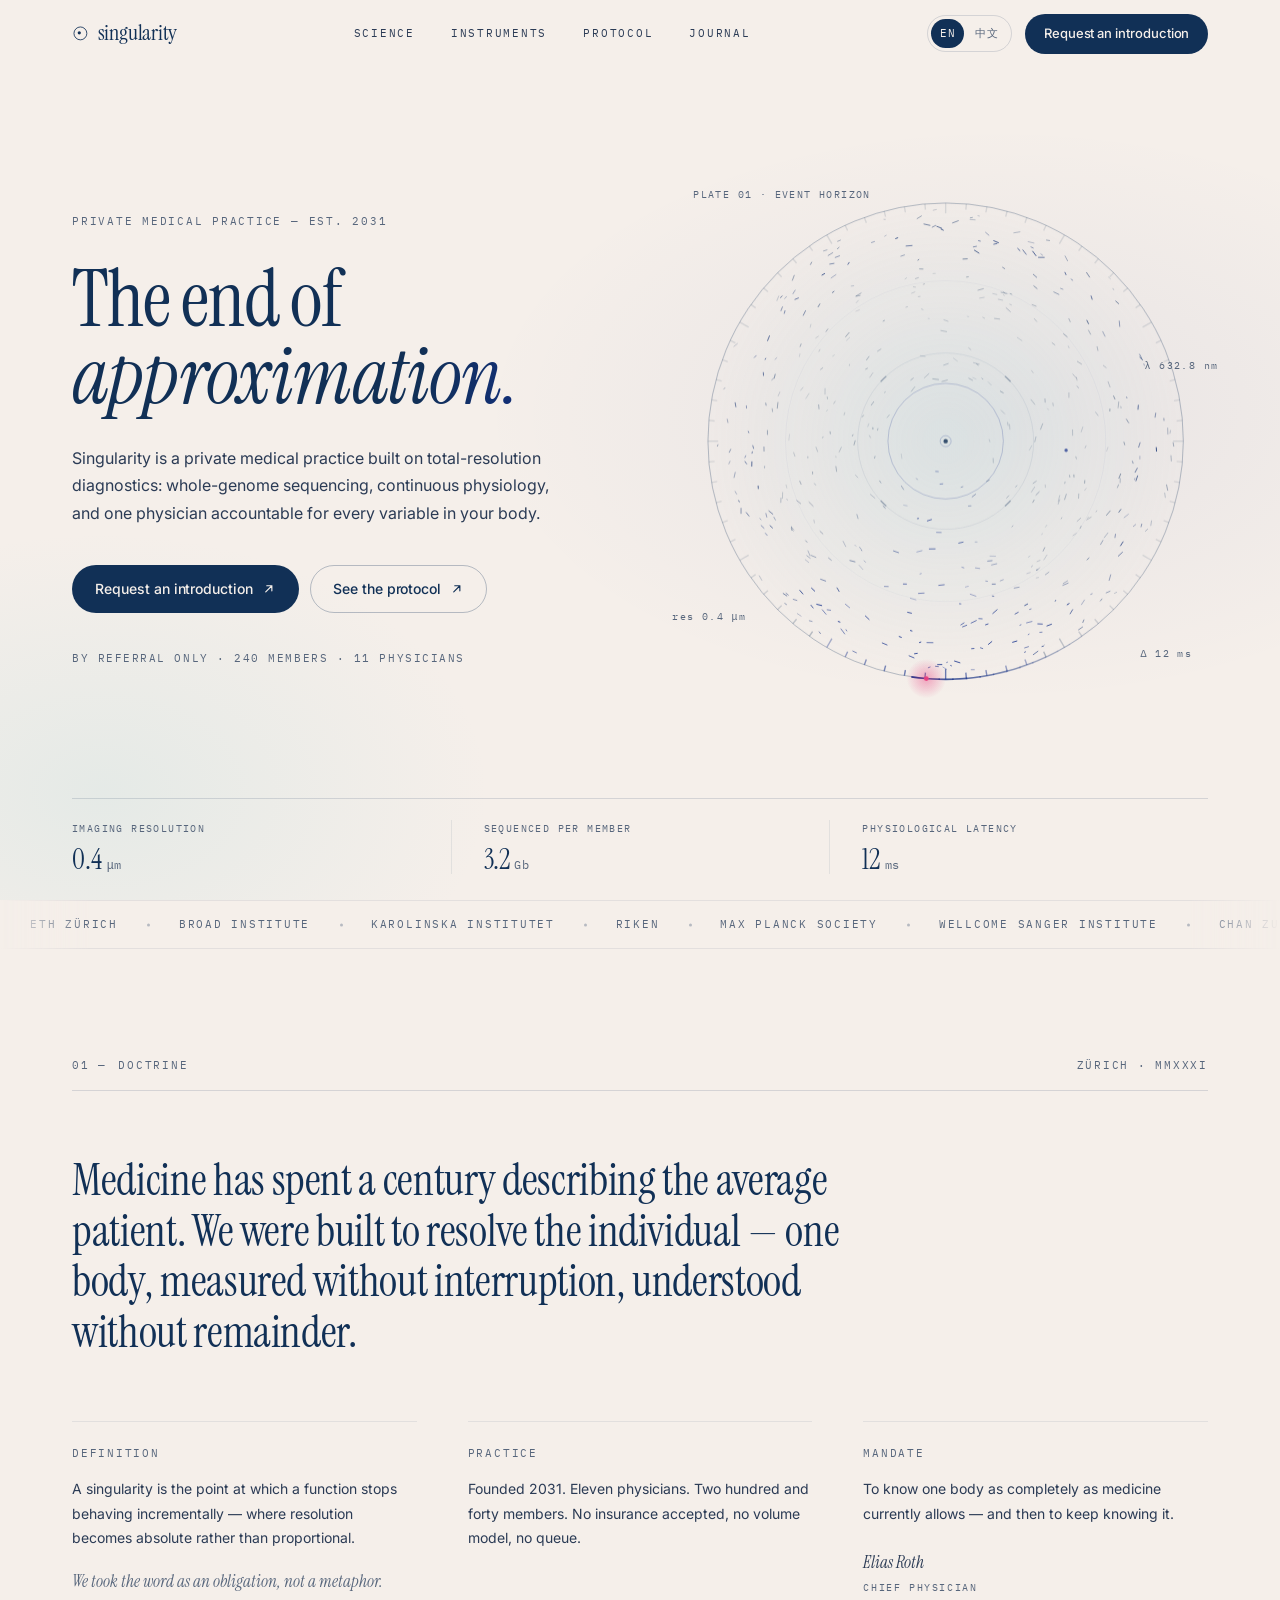
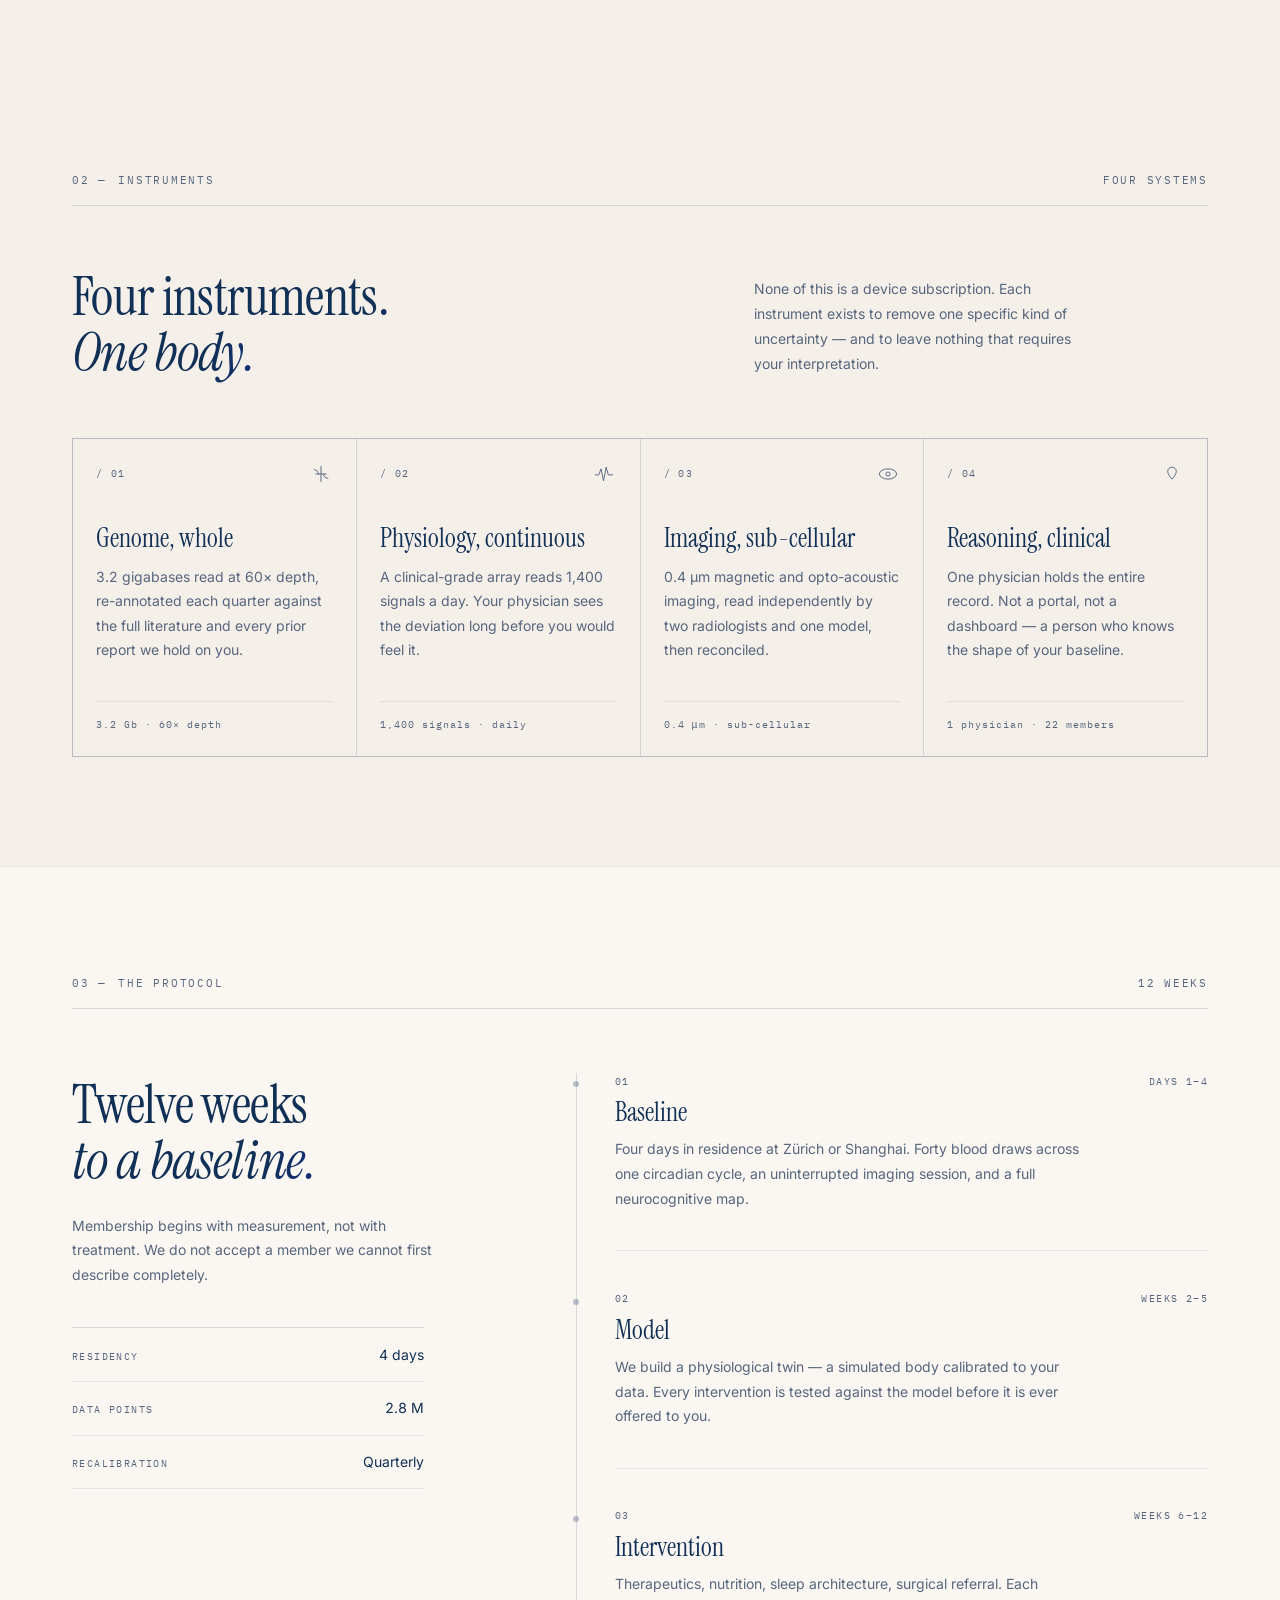
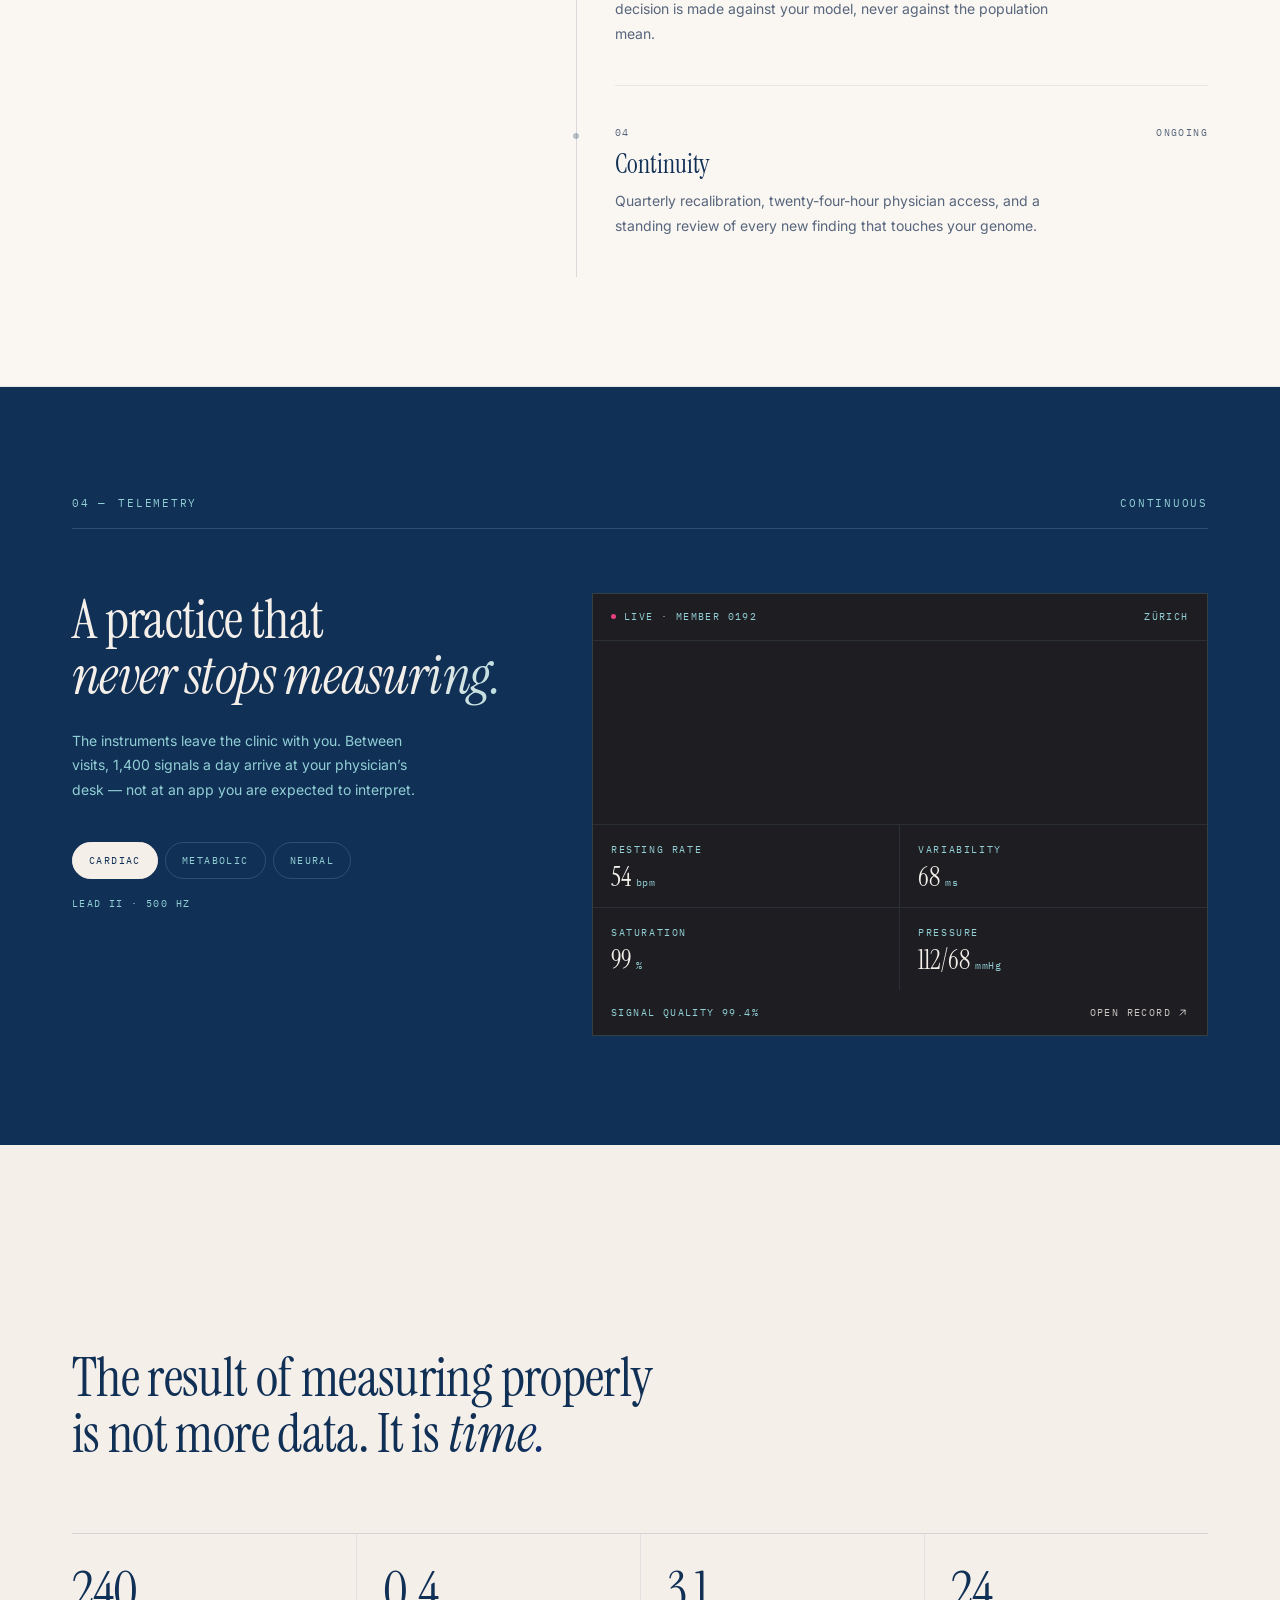
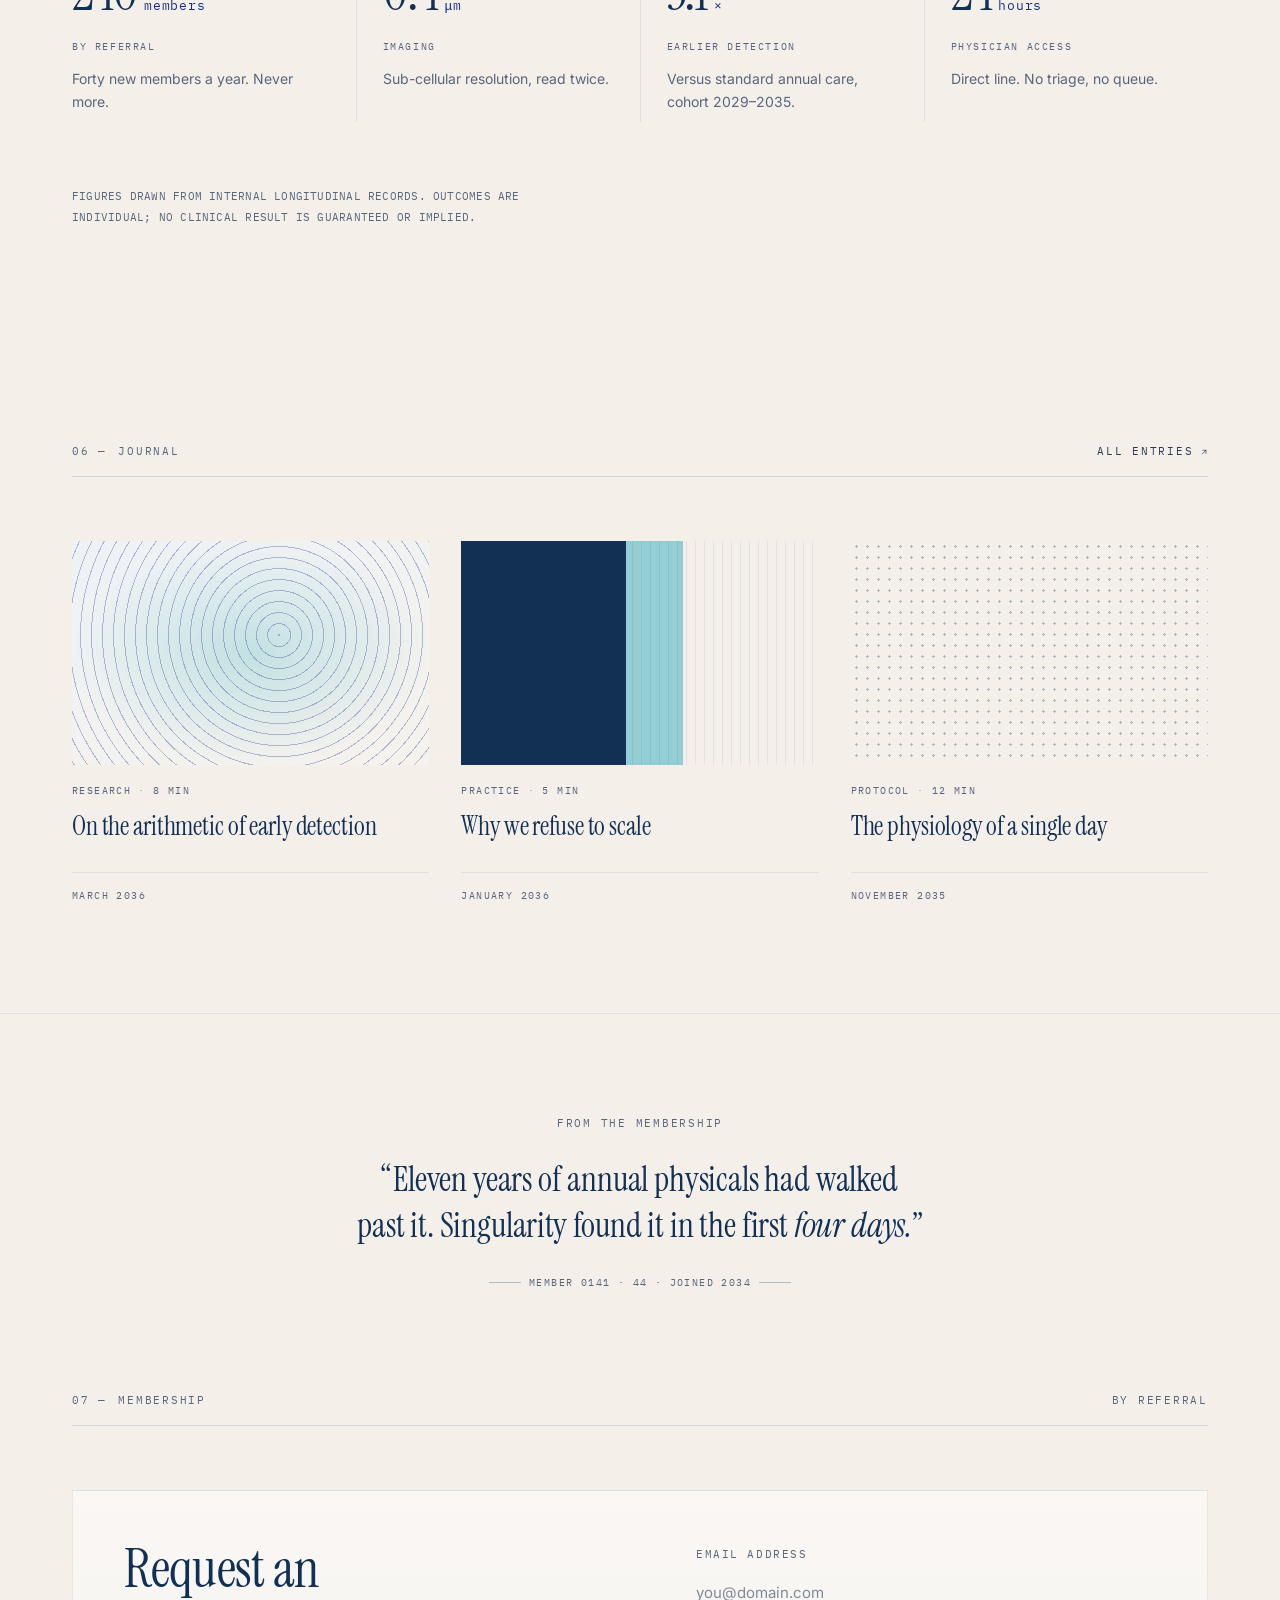
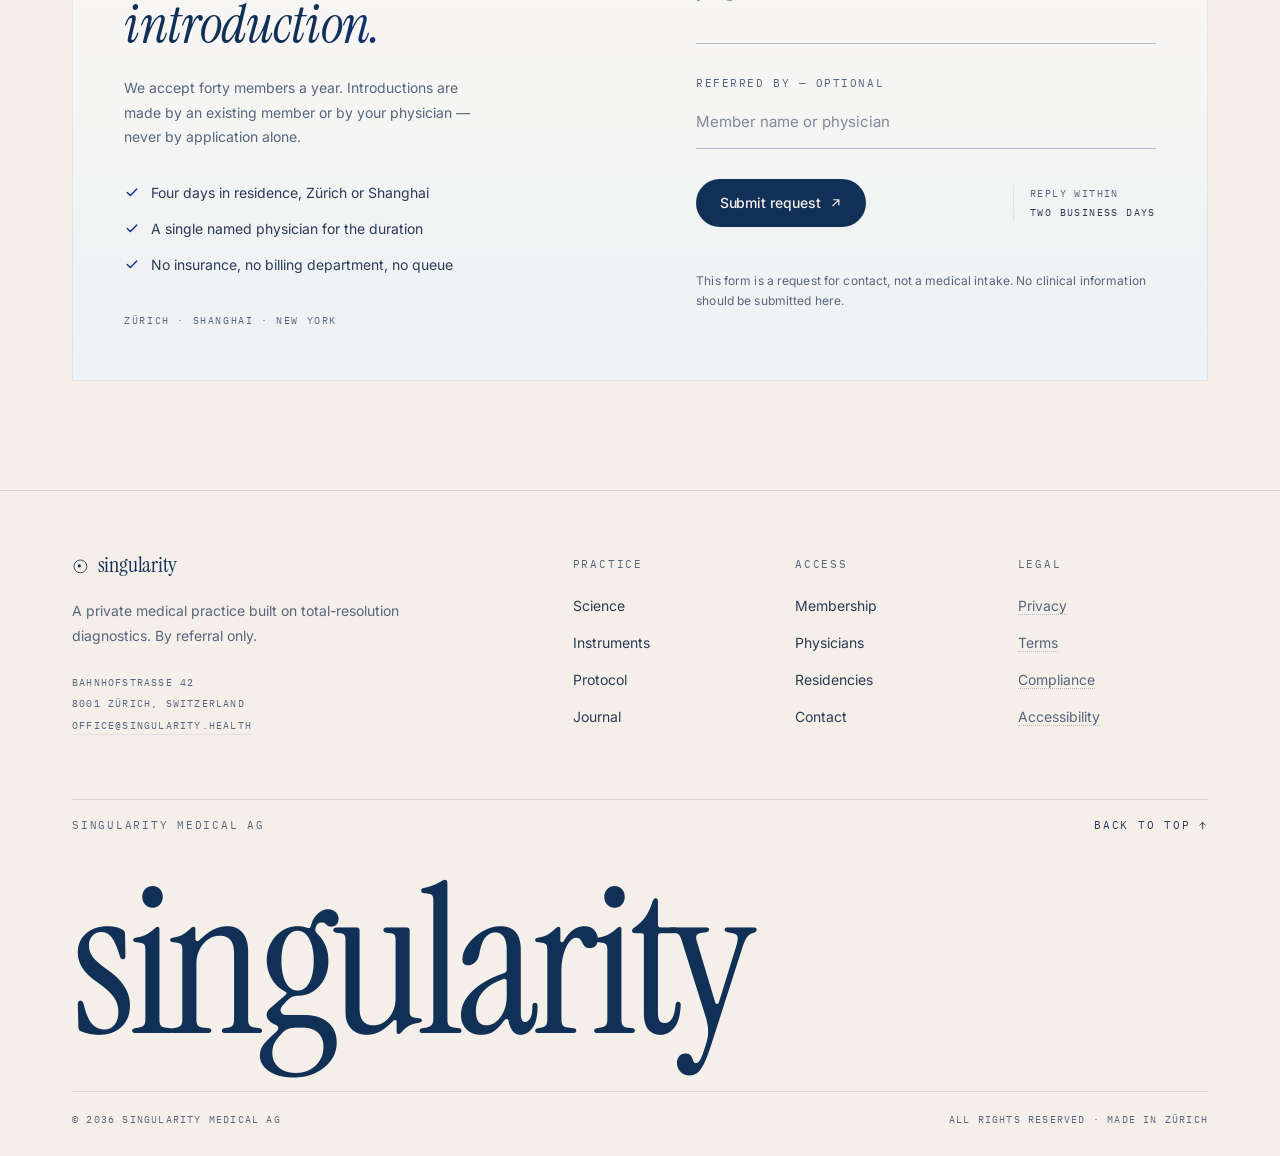
<file: index.html>
<!doctype html>
<html lang="en" data-lang="en">
  <head>
    <meta charset="utf-8" />
    <meta name="viewport" content="width=device-width, initial-scale=1" />
    <title>Singularity — The End of Approximation</title>
    <meta
      name="description"
      content="Singularity is a private medical practice built on total-resolution diagnostics: whole-genome sequencing, continuous physiology, and one physician accountable for every variable in your body."
    />
    <meta name="theme-color" content="#F4F3EF" />
    <meta name="color-scheme" content="light" />

    <link rel="preconnect" href="https://fonts.googleapis.com" />
    <link rel="preconnect" href="https://fonts.gstatic.com" crossorigin />
    <link
      rel="stylesheet"
      href="https://fonts.googleapis.com/css2?family=Instrument+Serif:ital@0;1&family=Inter:wght@300;400;500&family=IBM+Plex+Mono:wght@400;500&family=Noto+Serif+SC:wght@400;500&display=swap"
    />

    <link rel="stylesheet" href="./styles.css" />
    <script>
      document.documentElement.classList.add("js");
    </script>
  </head>
  <body>
    <a class="skip-link" href="#main" data-i18n="a11y.skip">Skip to content</a>

    <svg class="sprite" aria-hidden="true" focusable="false">
      <symbol id="i-mark" viewBox="0 0 24 24">
        <circle cx="12" cy="12" r="9.2" fill="none" stroke="currentColor" stroke-width="1.2" />
        <circle cx="10.4" cy="11.2" r="2.3" fill="currentColor" />
      </symbol>
      <symbol id="i-arrow" viewBox="0 0 16 16">
        <path d="M4.4 11.6 11.6 4.4M5.6 4.4h6v6" fill="none" stroke="currentColor" stroke-width="1.35" stroke-linecap="round" stroke-linejoin="round" />
      </symbol>
      <symbol id="i-check" viewBox="0 0 16 16">
        <path d="M3.2 8.4 6.4 11.4 12.8 4.9" fill="none" stroke="currentColor" stroke-width="1.4" stroke-linecap="round" stroke-linejoin="round" />
      </symbol>
      <symbol id="i-close" viewBox="0 0 16 16">
        <path d="M4 4l8 8M12 4l-8 8" fill="none" stroke="currentColor" stroke-width="1.3" stroke-linecap="round" />
      </symbol>
      <symbol id="i-plus" viewBox="0 0 16 16">
        <path d="M8 3.4v9.2M3.4 8h9.2" fill="none" stroke="currentColor" stroke-width="1.3" stroke-linecap="round" />
      </symbol>
      <symbol id="i-up" viewBox="0 0 16 16">
        <path d="M8 12.6V3.4M4 7.4 8 3.4l4 4" fill="none" stroke="currentColor" stroke-width="1.35" stroke-linecap="round" stroke-linejoin="round" />
      </symbol>
    </svg>

    <header class="site-header" data-header>
      <div class="shell header-inner">
        <a class="brand" href="#top" aria-label="Singularity — home" data-i18n-attr="aria-label|a11y.home">
          <svg class="brand-mark" aria-hidden="true"><use href="#i-mark" /></svg>
          <span class="brand-word">singularity</span>
        </a>

        <nav class="site-nav" aria-label="Primary" data-i18n-attr="aria-label|a11y.primaryNav">
          <ul>
            <li><a href="#science" data-nav="science" data-i18n="nav.science">Science</a></li>
            <li><a href="#instruments" data-nav="instruments" data-i18n="nav.instruments">Instruments</a></li>
            <li><a href="#protocol" data-nav="protocol" data-i18n="nav.protocol">Protocol</a></li>
            <li><a href="#journal" data-nav="journal" data-i18n="nav.journal">Journal</a></li>
          </ul>
        </nav>

        <div class="header-tools">
          <div class="lang-switch" role="group" aria-label="Language" data-i18n-attr="aria-label|a11y.lang">
            <button type="button" data-lang-btn="en" aria-pressed="true">EN</button>
            <button type="button" data-lang-btn="zh" aria-pressed="false">中文</button>
          </div>
          <a class="btn btn--primary btn--sm header-cta" href="#access" data-i18n="cta.request">Request an introduction</a>
          <button class="menu-toggle" type="button" aria-expanded="false" aria-controls="menu" data-menu-toggle>
            <svg class="icon-open" aria-hidden="true"><use href="#i-plus" /></svg>
            <svg class="icon-close" aria-hidden="true"><use href="#i-close" /></svg>
            <span class="sr-only" data-i18n="a11y.openMenu">Open menu</span>
          </button>
        </div>
      </div>
    </header>

    <div class="menu" id="menu" hidden data-menu>
      <div class="menu-inner">
        <nav aria-label="Mobile" class="menu-nav" data-i18n-attr="aria-label|a11y.mobileNav">
          <a href="#science"><span class="menu-idx">01</span><span data-i18n="nav.science">Science</span></a>
          <a href="#instruments"><span class="menu-idx">02</span><span data-i18n="nav.instruments">Instruments</span></a>
          <a href="#protocol"><span class="menu-idx">03</span><span data-i18n="nav.protocol">Protocol</span></a>
          <a href="#journal"><span class="menu-idx">04</span><span data-i18n="nav.journal">Journal</span></a>
        </nav>
        <a class="btn btn--primary menu-cta" href="#access" data-i18n="cta.request">Request an introduction</a>
        <div class="menu-foot">
          <p class="menu-label" data-i18n="footer.studio">Zürich · Shanghai · New York</p>
          <a class="menu-mail" href="mailto:office@singularity.health">office@singularity.health</a>
        </div>
      </div>
    </div>

    <main id="main">
      <!-- ───────────────────────────── HERO ───────────────────────────── -->
      <section class="hero" id="top">
        <div class="shell hero-grid">
          <div class="hero-copy">
            <p class="eyebrow reveal" data-i18n="hero.eyebrow">
              <span class="dot"></span>Private medical practice — Est. 2031
            </p>

            <h1 class="display reveal-lines" data-lines data-line-delay="120" data-i18n-html="hero.title">
              The end of<br /><em>approximation.</em>
            </h1>

            <p class="lede reveal" style="--rd: 330ms" data-i18n="hero.deck">
              Singularity is a private medical practice built on total-resolution diagnostics: whole-genome
              sequencing, continuous physiology, and one physician accountable for every variable in your body.
            </p>

            <div class="hero-actions reveal" style="--rd: 430ms">
              <a class="btn btn--primary" href="#access">
                <span data-i18n="cta.request">Request an introduction</span>
                <svg class="btn-arrow" aria-hidden="true"><use href="#i-arrow" /></svg>
              </a>
              <a class="btn btn--ghost" href="#protocol">
                <span data-i18n="cta.protocol">See the protocol</span>
                <svg class="btn-arrow" aria-hidden="true"><use href="#i-arrow" /></svg>
              </a>
            </div>

            <p class="hero-meta reveal" style="--rd: 520ms" data-i18n="hero.meta">
              By referral only · 240 members · 11 physicians
            </p>
          </div>

          <div class="hero-plate reveal" style="--rd: 180ms" aria-hidden="true">
            <div class="plate">
              <canvas class="plate-canvas" data-plate></canvas>
              <span class="plate-title" data-i18n="plate.title">Plate 01 · Event horizon</span>
              <span class="plate-l tag-r1">λ 632.8 nm</span>
              <span class="plate-l tag-l">res 0.4 μm</span>
              <span class="plate-l tag-r2">Δ 12 ms</span>
            </div>
          </div>
        </div>

        <div class="shell">
          <dl class="hero-stats reveal" style="--rd: 610ms">
            <div class="stat">
              <dt data-i18n="hero.stat1.label">Imaging resolution</dt>
              <dd><span class="num" data-count="0.4" data-dec="1">0.4</span><span class="unit">μm</span></dd>
            </div>
            <div class="stat">
              <dt data-i18n="hero.stat2.label">Sequenced per member</dt>
              <dd><span class="num" data-count="3.2" data-dec="1">3.2</span><span class="unit">Gb</span></dd>
            </div>
            <div class="stat">
              <dt data-i18n="hero.stat3.label">Physiological latency</dt>
              <dd><span class="num" data-count="12">12</span><span class="unit">ms</span></dd>
            </div>
          </dl>
        </div>
      </section>

      <!-- ─────────────────────────── AFFILIATIONS ─────────────────────── -->
      <section class="marquee" aria-label="Research affiliations" data-i18n-attr="aria-label|a11y.affiliations">
        <div class="marquee-track" data-marquee>
          <ul class="marquee-list">
            <li>ETH Zürich</li>
            <li>Broad Institute</li>
            <li>Karolinska Institutet</li>
            <li>RIKEN</li>
            <li>Max Planck Society</li>
            <li>Wellcome Sanger Institute</li>
            <li>Chan Zuckerberg Biohub</li>
            <li>Institut Pasteur</li>
          </ul>
          <ul class="marquee-list" aria-hidden="true">
            <li>ETH Zürich</li>
            <li>Broad Institute</li>
            <li>Karolinska Institutet</li>
            <li>RIKEN</li>
            <li>Max Planck Society</li>
            <li>Wellcome Sanger Institute</li>
            <li>Chan Zuckerberg Biohub</li>
            <li>Institut Pasteur</li>
          </ul>
        </div>
      </section>

      <!-- ──────────────────────────── DOCTRINE ────────────────────────── -->
      <section class="section section--doctrine" id="science">
        <div class="shell">
          <div class="section-head reveal">
            <p class="eyebrow"><span class="num-idx">01</span><span data-i18n="s1.eyebrow">Doctrine</span></p>
            <p class="eyebrow eyebrow--right" data-i18n="s1.meta">Zürich · MMXXXI</p>
          </div>

          <h2 class="statement" data-reveal-words data-i18n="s1.statement">
            Medicine has spent a century describing the average patient. We were built to resolve the
            individual — one body, measured without interruption, understood without remainder.
          </h2>

          <div class="doctrine-grid">
            <article class="doctrine-col reveal">
              <h3 class="col-label" data-i18n="s1.c1.label">Definition</h3>
              <p data-i18n="s1.c1.body">
                A singularity is the point at which a function stops behaving incrementally — where
                resolution becomes absolute rather than proportional.
              </p>
              <p class="doctrine-note" data-i18n="s1.c1.note">
                We took the word as an obligation, not a metaphor.
              </p>
            </article>

            <article class="doctrine-col reveal" style="--rd: 90ms">
              <h3 class="col-label" data-i18n="s1.c2.label">Practice</h3>
              <p data-i18n="s1.c2.body">
                Founded 2031. Eleven physicians. Two hundred and forty members. No insurance accepted, no
                volume model, no queue.
              </p>
            </article>

            <article class="doctrine-col reveal" style="--rd: 180ms">
              <h3 class="col-label" data-i18n="s1.c3.label">Mandate</h3>
              <p data-i18n="s1.c3.body">
                To know one body as completely as medicine currently allows — and then to keep knowing it.
              </p>
              <p class="signature">
                <span class="signature-name">Elias Roth</span>
                <span class="signature-role" data-i18n="s1.c3.role">Chief physician</span>
              </p>
            </article>
          </div>
        </div>
      </section>

      <!-- ─────────────────────────── INSTRUMENTS ──────────────────────── -->
      <section class="section section--instruments" id="instruments">
        <div class="shell">
          <div class="section-head reveal">
            <p class="eyebrow"><span class="num-idx">02</span><span data-i18n="s2.eyebrow">Instruments</span></p>
            <p class="eyebrow eyebrow--right" data-i18n="s2.meta">Four systems</p>
          </div>

          <div class="split-head">
            <h2 class="h2 reveal-lines" data-lines data-i18n-html="s2.title">
              Four instruments.<br /><em>One body.</em>
            </h2>
            <p class="split-note reveal" data-i18n="s2.note">
              None of this is a device subscription. Each instrument exists to remove one specific kind of
              uncertainty — and to leave nothing that requires your interpretation.
            </p>
          </div>

          <ul class="card-grid">
            <li class="card reveal">
              <div class="card-top">
                <span class="card-idx">/ 01</span>
                <svg class="card-icon" viewBox="0 0 28 28" aria-hidden="true">
                  <path d="M14 5v18M8 14h12M6 9c3 0 5 2 5 5M22 19c-3 0-5-2-5-5" fill="none" stroke="currentColor" stroke-width="1.1" stroke-linecap="round" />
                </svg>
              </div>
              <h3 class="card-title" data-i18n="s2.c1.title">Genome, whole</h3>
              <p class="card-body" data-i18n="s2.c1.body">
                3.2 gigabases read at 60× depth, re-annotated each quarter against the full literature and every
                prior report we hold on you.
              </p>
              <p class="card-meta" data-i18n="s2.c1.meta">3.2 Gb · 60× depth</p>
            </li>

            <li class="card reveal" style="--rd: 80ms">
              <div class="card-top">
                <span class="card-idx">/ 02</span>
                <svg class="card-icon" viewBox="0 0 28 28" aria-hidden="true">
                  <path d="M4 15h4l2.5-7 3 14 3-16 2.5 9h5" fill="none" stroke="currentColor" stroke-width="1.1" stroke-linecap="round" stroke-linejoin="round" />
                </svg>
              </div>
              <h3 class="card-title" data-i18n="s2.c2.title">Physiology, continuous</h3>
              <p class="card-body" data-i18n="s2.c2.body">
                A clinical-grade array reads 1,400 signals a day. Your physician sees the deviation long before
                you would feel it.
              </p>
              <p class="card-meta" data-i18n="s2.c2.meta">1,400 signals · daily</p>
            </li>

            <li class="card reveal" style="--rd: 160ms">
              <div class="card-top">
                <span class="card-idx">/ 03</span>
                <svg class="card-icon" viewBox="0 0 28 28" aria-hidden="true">
                  <ellipse cx="14" cy="14" rx="10" ry="6" fill="none" stroke="currentColor" stroke-width="1.1" />
                  <circle cx="14" cy="14" r="2.4" fill="none" stroke="currentColor" stroke-width="1.1" />
                </svg>
              </div>
              <h3 class="card-title" data-i18n="s2.c3.title">Imaging, sub-cellular</h3>
              <p class="card-body" data-i18n="s2.c3.body">
                0.4 μm magnetic and opto-acoustic imaging, read independently by two radiologists and one model,
                then reconciled.
              </p>
              <p class="card-meta" data-i18n="s2.c3.meta">0.4 μm · sub-cellular</p>
            </li>

            <li class="card reveal" style="--rd: 240ms">
              <div class="card-top">
                <span class="card-idx">/ 04</span>
                <svg class="card-icon" viewBox="0 0 28 28" aria-hidden="true">
                  <path d="M14 6a5 5 0 0 1 5 5c0 3-3 7-5 9-2-2-5-6-5-9a5 5 0 0 1 5-5Z" fill="none" stroke="currentColor" stroke-width="1.1" />
                </svg>
              </div>
              <h3 class="card-title" data-i18n="s2.c4.title">Reasoning, clinical</h3>
              <p class="card-body" data-i18n="s2.c4.body">
                One physician holds the entire record. Not a portal, not a dashboard — a person who knows the
                shape of your baseline.
              </p>
              <p class="card-meta" data-i18n="s2.c4.meta">1 physician · 22 members</p>
            </li>
          </ul>
        </div>
      </section>

      <!-- ──────────────────────────── PROTOCOL ────────────────────────── -->
      <section class="section section--protocol" id="protocol">
        <div class="shell">
          <div class="section-head reveal">
            <p class="eyebrow"><span class="num-idx">03</span><span data-i18n="s3.eyebrow">The protocol</span></p>
            <p class="eyebrow eyebrow--right" data-i18n="s3.meta">12 weeks</p>
          </div>

          <div class="protocol-grid">
            <div class="protocol-aside">
              <div class="protocol-sticky">
                <h2 class="h2 reveal-lines" data-lines data-i18n-html="s3.title">Twelve weeks<br /><em>to a baseline.</em></h2>
                <p class="lede lede--sm reveal" data-i18n="s3.note">
                  Membership begins with measurement, not with treatment. We do not accept a member we cannot
                  first describe completely.
                </p>

              <dl class="spec-list reveal">
                <div><dt data-i18n="s3.spec1">Residency</dt><dd data-i18n="s3.spec1.v">4 days</dd></div>
                <div><dt data-i18n="s3.spec2">Data points</dt><dd data-i18n="s3.spec2.v">2.8 M</dd></div>
                <div><dt data-i18n="s3.spec3">Recalibration</dt><dd data-i18n="s3.spec3.v">Quarterly</dd></div>
              </dl>
              </div>
            </div>

          <ol class="steps">
            <li class="step reveal">
              <span class="step-node" aria-hidden="true"></span>
              <div class="step-head">
                <span class="step-idx">01</span>
                <span class="step-when" data-i18n="s3.st1.when">Days 1–4</span>
              </div>
              <h3 class="step-title" data-i18n="s3.st1.title">Baseline</h3>
              <p class="step-body" data-i18n="s3.st1.body">
                Four days in residence at Zürich or Shanghai. Forty blood draws across one circadian cycle, an
                uninterrupted imaging session, and a full neurocognitive map.
              </p>
            </li>

            <li class="step reveal">
              <span class="step-node" aria-hidden="true"></span>
              <div class="step-head">
                <span class="step-idx">02</span>
                <span class="step-when" data-i18n="s3.st2.when">Weeks 2–5</span>
              </div>
              <h3 class="step-title" data-i18n="s3.st2.title">Model</h3>
              <p class="step-body" data-i18n="s3.st2.body">
                We build a physiological twin — a simulated body calibrated to your data. Every intervention is
                tested against the model before it is ever offered to you.
              </p>
            </li>

            <li class="step reveal">
              <span class="step-node" aria-hidden="true"></span>
              <div class="step-head">
                <span class="step-idx">03</span>
                <span class="step-when" data-i18n="s3.st3.when">Weeks 6–12</span>
              </div>
              <h3 class="step-title" data-i18n="s3.st3.title">Intervention</h3>
              <p class="step-body" data-i18n="s3.st3.body">
                Therapeutics, nutrition, sleep architecture, surgical referral. Each decision is made against
                your model, never against the population mean.
              </p>
            </li>

            <li class="step reveal">
              <span class="step-node" aria-hidden="true"></span>
              <div class="step-head">
                <span class="step-idx">04</span>
                <span class="step-when" data-i18n="s3.st4.when">Ongoing</span>
              </div>
              <h3 class="step-title" data-i18n="s3.st4.title">Continuity</h3>
              <p class="step-body" data-i18n="s3.st4.body">
                Quarterly recalibration, twenty-four-hour physician access, and a standing review of every new
                finding that touches your genome.
              </p>
            </li>
          </ol>
          </div>
        </div>
      </section>

      <!-- ──────────────────────────── TELEMETRY ───────────────────────── -->
      <section class="section section--dark" id="telemetry" data-theme="dark">
        <div class="shell">
          <div class="section-head reveal">
            <p class="eyebrow"><span class="num-idx">04</span><span data-i18n="s4.eyebrow">Telemetry</span></p>
            <p class="eyebrow eyebrow--right" data-i18n="s4.meta">Continuous</p>
          </div>

          <div class="telemetry-grid">
            <div class="telemetry-copy">
              <h2 class="h2 reveal-lines" data-lines data-i18n-html="s4.title">
                A practice that<br /><em>never stops measuring.</em>
              </h2>
              <p class="lede lede--sm reveal" data-i18n="s4.note">
                The instruments leave the clinic with you. Between visits, 1,400 signals a day arrive at your
                physician’s desk — not at an app you are expected to interpret.
              </p>

              <div class="tabs reveal" role="tablist" aria-label="Signal source" data-tabs data-i18n-attr="aria-label|a11y.tabs">
                <button type="button" role="tab" id="tab-cardiac" aria-selected="true" aria-controls="panel-telemetry" data-tab="cardiac" data-i18n="s4.tab1">Cardiac</button>
                <button type="button" role="tab" id="tab-metabolic" aria-selected="false" aria-controls="panel-telemetry" data-tab="metabolic" tabindex="-1" data-i18n="s4.tab2">Metabolic</button>
                <button type="button" role="tab" id="tab-neural" aria-selected="false" aria-controls="panel-telemetry" data-tab="neural" tabindex="-1" data-i18n="s4.tab3">Neural</button>
              </div>
              <p class="tabs-note reveal" data-tab-source>Lead II · 500 Hz</p>
            </div>

            <div class="monitor reveal" id="panel-telemetry" role="tabpanel" aria-labelledby="tab-cardiac" tabindex="0">
              <div class="monitor-bar">
                <span class="pulse"><span class="pulse-dot"></span><span data-i18n="s4.live">Live · member 0192</span></span>
                <span class="monitor-loc" data-i18n="s4.loc">Zürich</span>
              </div>

              <div class="monitor-chart">
                <canvas data-ecg></canvas>
              </div>

              <dl class="monitor-metrics" data-metrics>
                <div><dt>Resting rate</dt><dd><span data-m="0.v">54</span><span class="unit" data-m="0.u">bpm</span></dd></div>
                <div><dt>Variability</dt><dd><span data-m="1.v">68</span><span class="unit" data-m="1.u">ms</span></dd></div>
                <div><dt>Saturation</dt><dd><span data-m="2.v">99</span><span class="unit" data-m="2.u">%</span></dd></div>
                <div><dt>Pressure</dt><dd><span data-m="3.v">112/68</span><span class="unit" data-m="3.u">mmHg</span></dd></div>
              </dl>

              <div class="monitor-foot">
                <span data-i18n="s4.quality">Signal quality 99.4%</span>
                <a href="#journal" class="link-arrow"><span data-i18n="s4.open">Open record</span><svg aria-hidden="true"><use href="#i-arrow" /></svg></a>
              </div>
            </div>
          </div>
        </div>
      </section>

      <!-- ──────────────────────────── OUTCOMES ────────────────────────── -->
      <section class="section section--outcomes" id="outcomes">
        <div class="shell">
          <div class="section-head reveal">
            <p class="eyebrow"><span class="num-idx">05</span><span data-i18n="s5.eyebrow">Outcomes</span></p>
            <p class="eyebrow eyebrow--right" data-i18n="s5.meta">Cohort 2029–2035</p>
          </div>

          <h2 class="h2 h2--wide reveal-lines" data-lines data-i18n-html="s5.title">
            The result of measuring properly is not more data. It is <em>time.</em>
          </h2>

          <ul class="metric-grid">
            <li class="reveal">
              <p class="metric-value"><span class="num" data-count="240">240</span><span class="unit" data-i18n="s5.u1">members</span></p>
              <p class="metric-label" data-i18n="s5.l1">By referral</p>
              <p class="metric-note" data-i18n="s5.n1">Forty new members a year. Never more.</p>
            </li>
            <li class="reveal" style="--rd: 80ms">
              <p class="metric-value"><span class="num" data-count="0.4" data-dec="1">0.4</span><span class="unit">μm</span></p>
              <p class="metric-label" data-i18n="s5.l2">Imaging</p>
              <p class="metric-note" data-i18n="s5.n2">Sub-cellular resolution, read twice.</p>
            </li>
            <li class="reveal" style="--rd: 160ms">
              <p class="metric-value"><span class="num" data-count="3.1" data-dec="1">3.1</span><span class="unit">×</span></p>
              <p class="metric-label" data-i18n="s5.l3">Earlier detection</p>
              <p class="metric-note" data-i18n="s5.n3">Versus standard annual care, cohort 2029–2035.</p>
            </li>
            <li class="reveal" style="--rd: 240ms">
              <p class="metric-value"><span class="num" data-count="24">24</span><span class="unit" data-i18n="s5.u4">hours</span></p>
              <p class="metric-label" data-i18n="s5.l4">Physician access</p>
              <p class="metric-note" data-i18n="s5.n4">Direct line. No triage, no queue.</p>
            </li>
          </ul>

          <p class="fineprint reveal" data-i18n="s5.disclaimer">
            Figures drawn from internal longitudinal records. Outcomes are individual; no clinical result is
            guaranteed or implied.
          </p>
        </div>
      </section>

      <!-- ───────────────────────────── JOURNAL ────────────────────────── -->
      <section class="section section--journal" id="journal">
        <div class="shell">
          <div class="section-head reveal">
            <p class="eyebrow"><span class="num-idx">06</span><span data-i18n="s6.eyebrow">Journal</span></p>
            <a class="eyebrow eyebrow--link" href="#journal">
              <span data-i18n="s6.all">All entries</span>
              <svg aria-hidden="true"><use href="#i-arrow" /></svg>
            </a>
          </div>

          <ul class="journal-grid">
            <li class="post reveal">
              <a href="#journal" class="post-link">
                <span class="post-thumb post-thumb--rings" aria-hidden="true"></span>
                <span class="post-kicker"><span data-i18n="s6.c1.cat">Research</span><span class="sep">·</span><span data-i18n="s6.c1.time">8 min</span></span>
                <span class="post-title" data-i18n="s6.c1.title">On the arithmetic of early detection</span>
                <span class="post-foot">
                  <span data-i18n="s6.c1.date">March 2036</span>
                  <span class="post-read"><span data-i18n="s6.read">Read</span><svg aria-hidden="true"><use href="#i-arrow" /></svg></span>
                </span>
              </a>
            </li>

            <li class="post reveal" style="--rd: 90ms">
              <a href="#journal" class="post-link">
                <span class="post-thumb post-thumb--lines" aria-hidden="true"></span>
                <span class="post-kicker"><span data-i18n="s6.c2.cat">Practice</span><span class="sep">·</span><span data-i18n="s6.c2.time">5 min</span></span>
                <span class="post-title" data-i18n="s6.c2.title">Why we refuse to scale</span>
                <span class="post-foot">
                  <span data-i18n="s6.c2.date">January 2036</span>
                  <span class="post-read"><span data-i18n="s6.read">Read</span><svg aria-hidden="true"><use href="#i-arrow" /></svg></span>
                </span>
              </a>
            </li>

            <li class="post reveal" style="--rd: 180ms">
              <a href="#journal" class="post-link">
                <span class="post-thumb post-thumb--dots" aria-hidden="true"></span>
                <span class="post-kicker"><span data-i18n="s6.c3.cat">Protocol</span><span class="sep">·</span><span data-i18n="s6.c3.time">12 min</span></span>
                <span class="post-title" data-i18n="s6.c3.title">The physiology of a single day</span>
                <span class="post-foot">
                  <span data-i18n="s6.c3.date">November 2035</span>
                  <span class="post-read"><span data-i18n="s6.read">Read</span><svg aria-hidden="true"><use href="#i-arrow" /></svg></span>
                </span>
              </a>
            </li>
          </ul>
        </div>
      </section>

      <!-- ────────────────────────────── QUOTE ─────────────────────────── -->
      <section class="quote">
        <div class="shell">
          <figure class="reveal">
            <figcaption class="eyebrow quote-kicker" data-i18n="q.kicker">From the membership</figcaption>
            <blockquote data-i18n-html="q.text">
              “Eleven years of annual physicals had walked past it. Singularity found it in the first <em>four days.</em>”
            </blockquote>
            <p class="quote-meta" data-i18n="q.meta">Member 0141 · 44 · Joined 2034</p>
          </figure>
        </div>
      </section>

      <!-- ──────────────────────────── MEMBERSHIP ──────────────────────── -->
      <section class="section section--access" id="access">
        <div class="shell">
          <div class="section-head reveal">
            <p class="eyebrow"><span class="num-idx">07</span><span data-i18n="s7.eyebrow">Membership</span></p>
            <p class="eyebrow eyebrow--right" data-i18n="s7.meta">By referral</p>
          </div>

          <div class="access-card">
            <div class="access-copy">
              <h2 class="h2 reveal-lines" data-lines data-i18n-html="s7.title">Request an<br /><em>introduction.</em></h2>
              <p class="lede lede--sm reveal" data-i18n="s7.note">
                We accept forty members a year. Introductions are made by an existing member or by your
                physician — never by application alone.
              </p>

              <ul class="check-list reveal">
                <li><svg aria-hidden="true"><use href="#i-check" /></svg><span data-i18n="s7.p1">Four days in residence, Zürich or Shanghai</span></li>
                <li><svg aria-hidden="true"><use href="#i-check" /></svg><span data-i18n="s7.p2">A single named physician for the duration</span></li>
                <li><svg aria-hidden="true"><use href="#i-check" /></svg><span data-i18n="s7.p3">No insurance, no billing department, no queue</span></li>
              </ul>

              <p class="cities reveal" data-i18n="s7.cities">Zürich · Shanghai · New York</p>
            </div>

            <div class="access-form-wrap">
              <form class="access-form" data-form novalidate>
                <div class="field">
                  <label for="email" data-i18n="s7.f1">Email address</label>
                  <input id="email" name="email" type="email" autocomplete="email" placeholder="you@domain.com" aria-describedby="email-error" data-i18n-attr="placeholder|s7.f1.ph" />
                  <p class="field-error" id="email-error" data-error-for="email" role="alert"></p>
                </div>

                <div class="field">
                  <label for="ref" data-i18n="s7.f2">Referred by — optional</label>
                  <input id="ref" name="ref" type="text" autocomplete="off" placeholder="Member name or physician" data-i18n-attr="placeholder|s7.f2.ph" />
                </div>

                <div class="form-actions">
                  <button class="btn btn--primary" type="submit" data-submit>
                    <span class="btn-label" data-i18n="s7.submit">Submit request</span>
                    <span class="btn-spinner" aria-hidden="true"></span>
                    <svg class="btn-arrow" aria-hidden="true"><use href="#i-arrow" /></svg>
                  </button>
                  <p class="reply-note"><span data-i18n="s7.reply">Reply within</span><strong data-i18n="s7.reply.v">two business days</strong></p>
                </div>

                <p class="form-status" data-status role="status" aria-live="polite"></p>

                <p class="fineprint fineprint--tight" data-i18n="s7.disclaimer">
                  This form is a request for contact, not a medical intake. No clinical information should be
                  submitted here.
                </p>
              </form>
            </div>
          </div>
        </div>
      </section>
    </main>

    <footer class="site-footer">
      <div class="shell">
        <div class="footer-top">
          <div class="footer-brand">
            <a class="brand" href="#top" aria-label="Singularity — home" data-i18n-attr="aria-label|a11y.home">
              <svg class="brand-mark" aria-hidden="true"><use href="#i-mark" /></svg>
              <span class="brand-word">singularity</span>
            </a>
            <p class="footer-desc" data-i18n="footer.desc">
              A private medical practice built on total-resolution diagnostics. By referral only.
            </p>
            <address class="footer-address">
              <span data-i18n="footer.addr1">Bahnhofstrasse 42</span>
              <span data-i18n="footer.addr2">8001 Zürich, Switzerland</span>
              <a href="mailto:office@singularity.health">office@singularity.health</a>
            </address>
          </div>

          <nav class="footer-nav" aria-label="Footer" data-i18n-attr="aria-label|a11y.footerNav">
            <div class="footer-col">
              <h2 class="col-label" data-i18n="footer.h1">Practice</h2>
              <ul>
                <li><a href="#science" data-i18n="nav.science">Science</a></li>
                <li><a href="#instruments" data-i18n="nav.instruments">Instruments</a></li>
                <li><a href="#protocol" data-i18n="nav.protocol">Protocol</a></li>
                <li><a href="#journal" data-i18n="nav.journal">Journal</a></li>
              </ul>
            </div>
            <div class="footer-col">
              <h2 class="col-label" data-i18n="footer.h2">Access</h2>
              <ul>
                <li><a href="#access" data-i18n="footer.membership">Membership</a></li>
                <li><a href="#science" data-i18n="footer.physicians">Physicians</a></li>
                <li><a href="#protocol" data-i18n="footer.residencies">Residencies</a></li>
                <li><a href="#access" data-i18n="footer.contact">Contact</a></li>
              </ul>
            </div>
            <div class="footer-col">
              <h2 class="col-label" data-i18n="footer.h3">Legal</h2>
              <ul>
                <li><span class="footer-pending" data-i18n="footer.privacy">Privacy</span></li>
                <li><span class="footer-pending" data-i18n="footer.terms">Terms</span></li>
                <li><span class="footer-pending" data-i18n="footer.compliance">Compliance</span></li>
                <li><span class="footer-pending" data-i18n="footer.access">Accessibility</span></li>
              </ul>
            </div>
          </nav>
        </div>

        <div class="footer-mark">
          <span class="eyebrow" data-i18n="footer.entity">Singularity Medical AG</span>
          <a class="back-top eyebrow" href="#top">
            <span data-i18n="footer.backTop">Back to top</span>
            <svg aria-hidden="true"><use href="#i-up" /></svg>
          </a>
        </div>

        <div class="wordmark-clip reveal">
          <div class="footer-wordmark" aria-hidden="true">singularity</div>
        </div>

        <div class="footer-bottom">
          <p>© 2036 Singularity Medical AG</p>
          <p data-i18n="footer.rights">All rights reserved · Made in Zürich</p>
        </div>
      </div>
    </footer>

    <script src="./app.js" defer></script>
  </body>
</html>
</file>
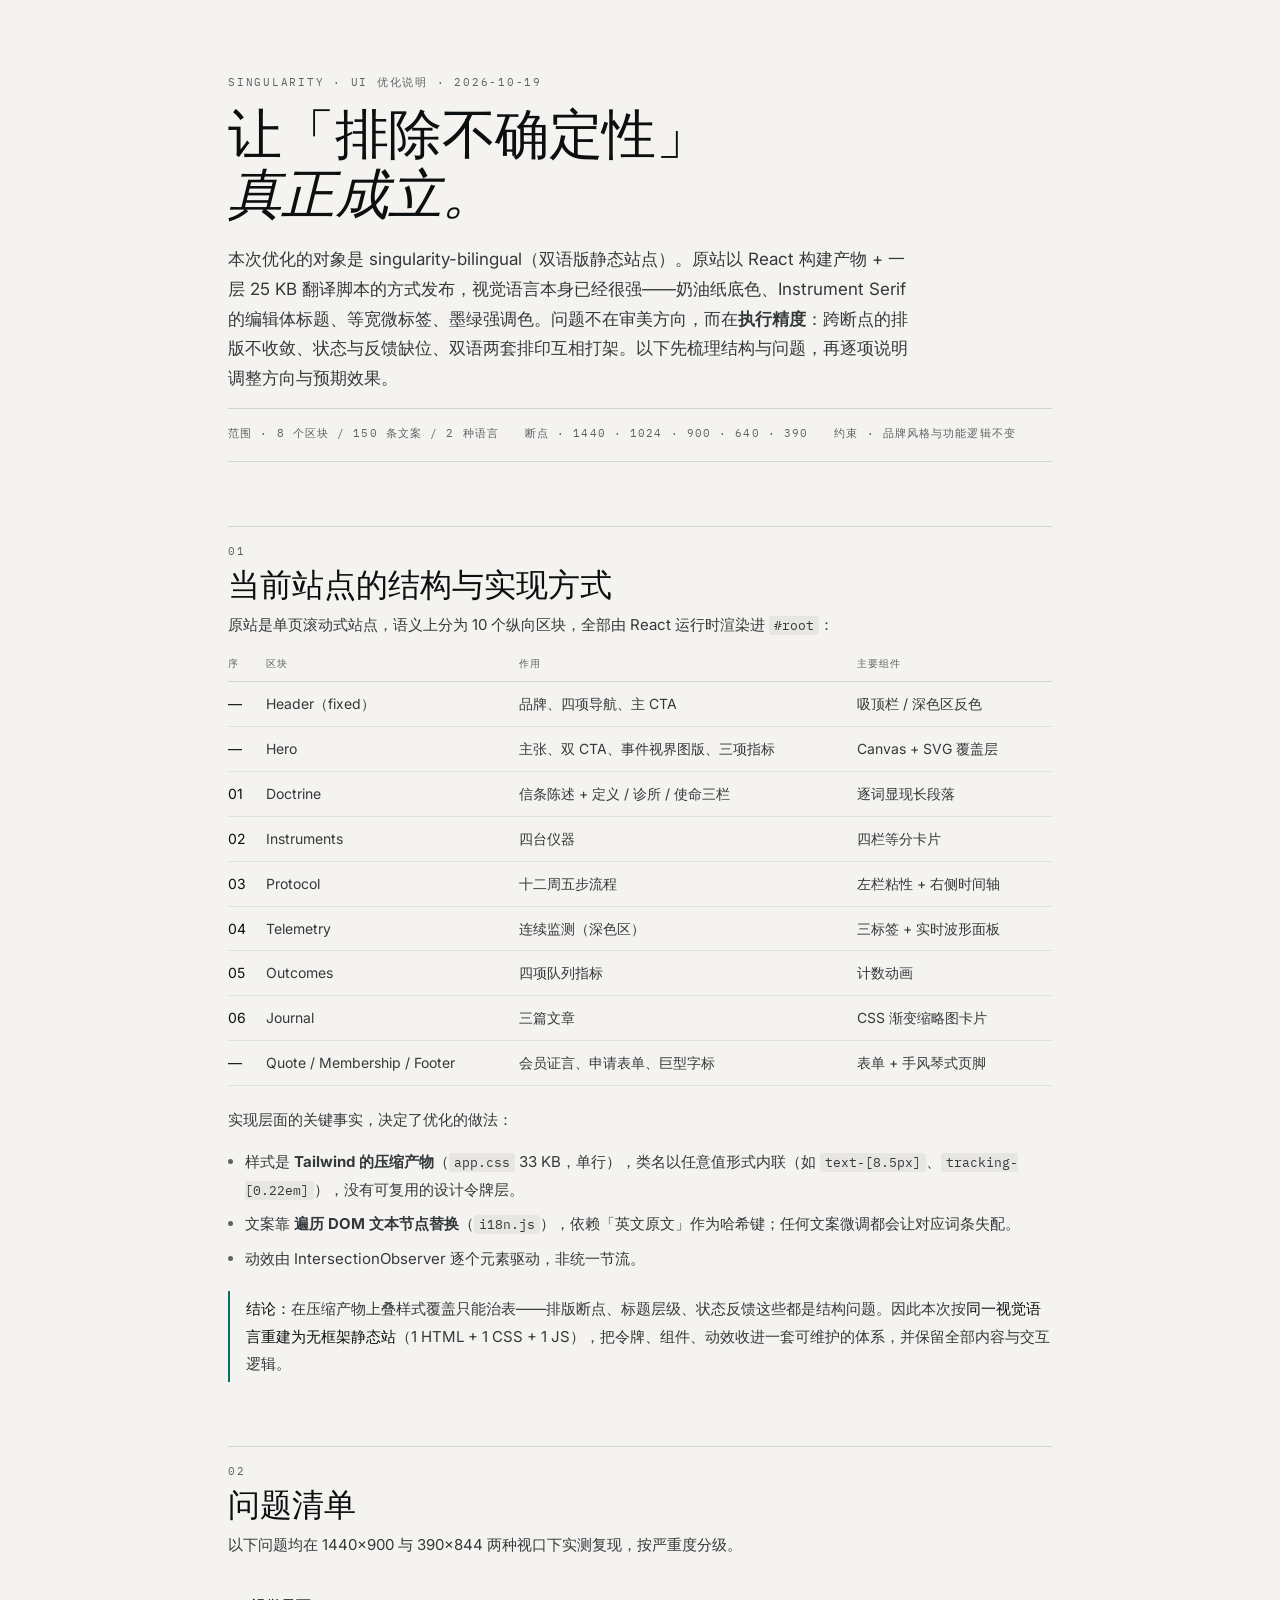
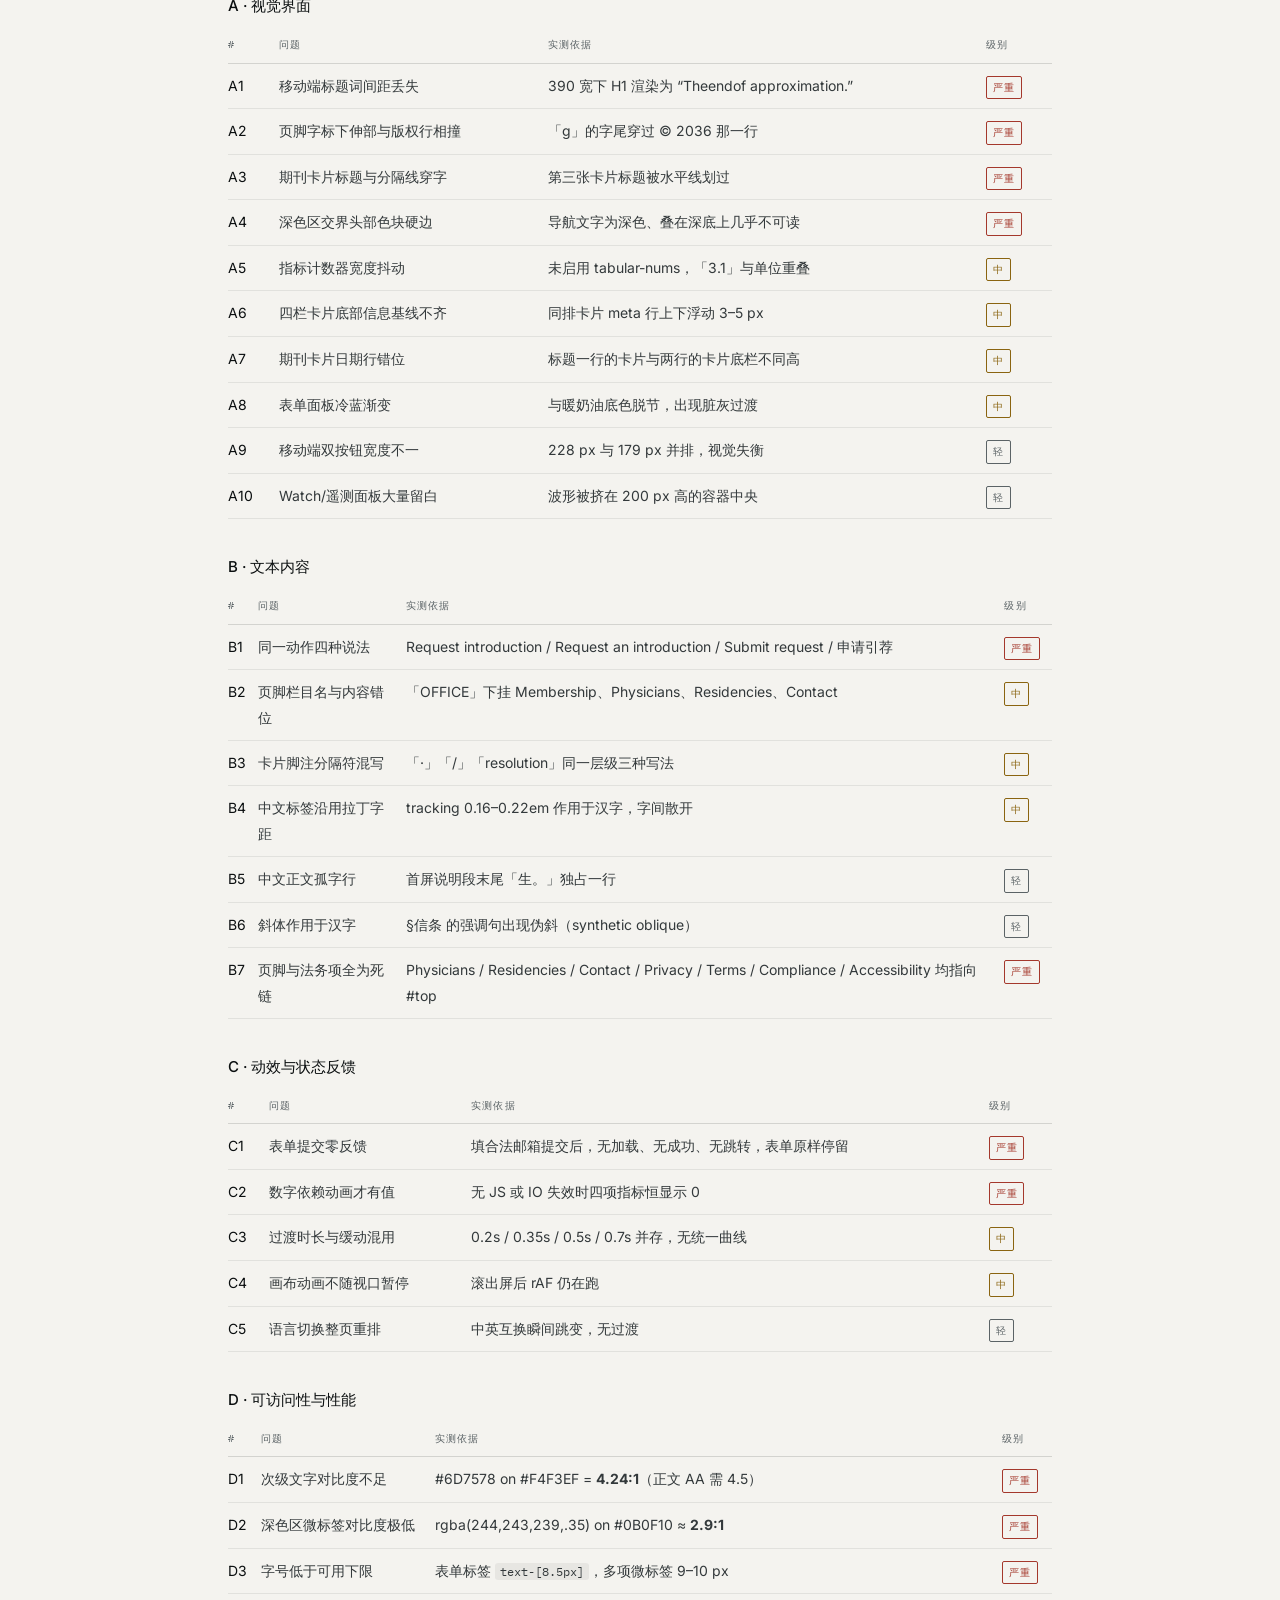
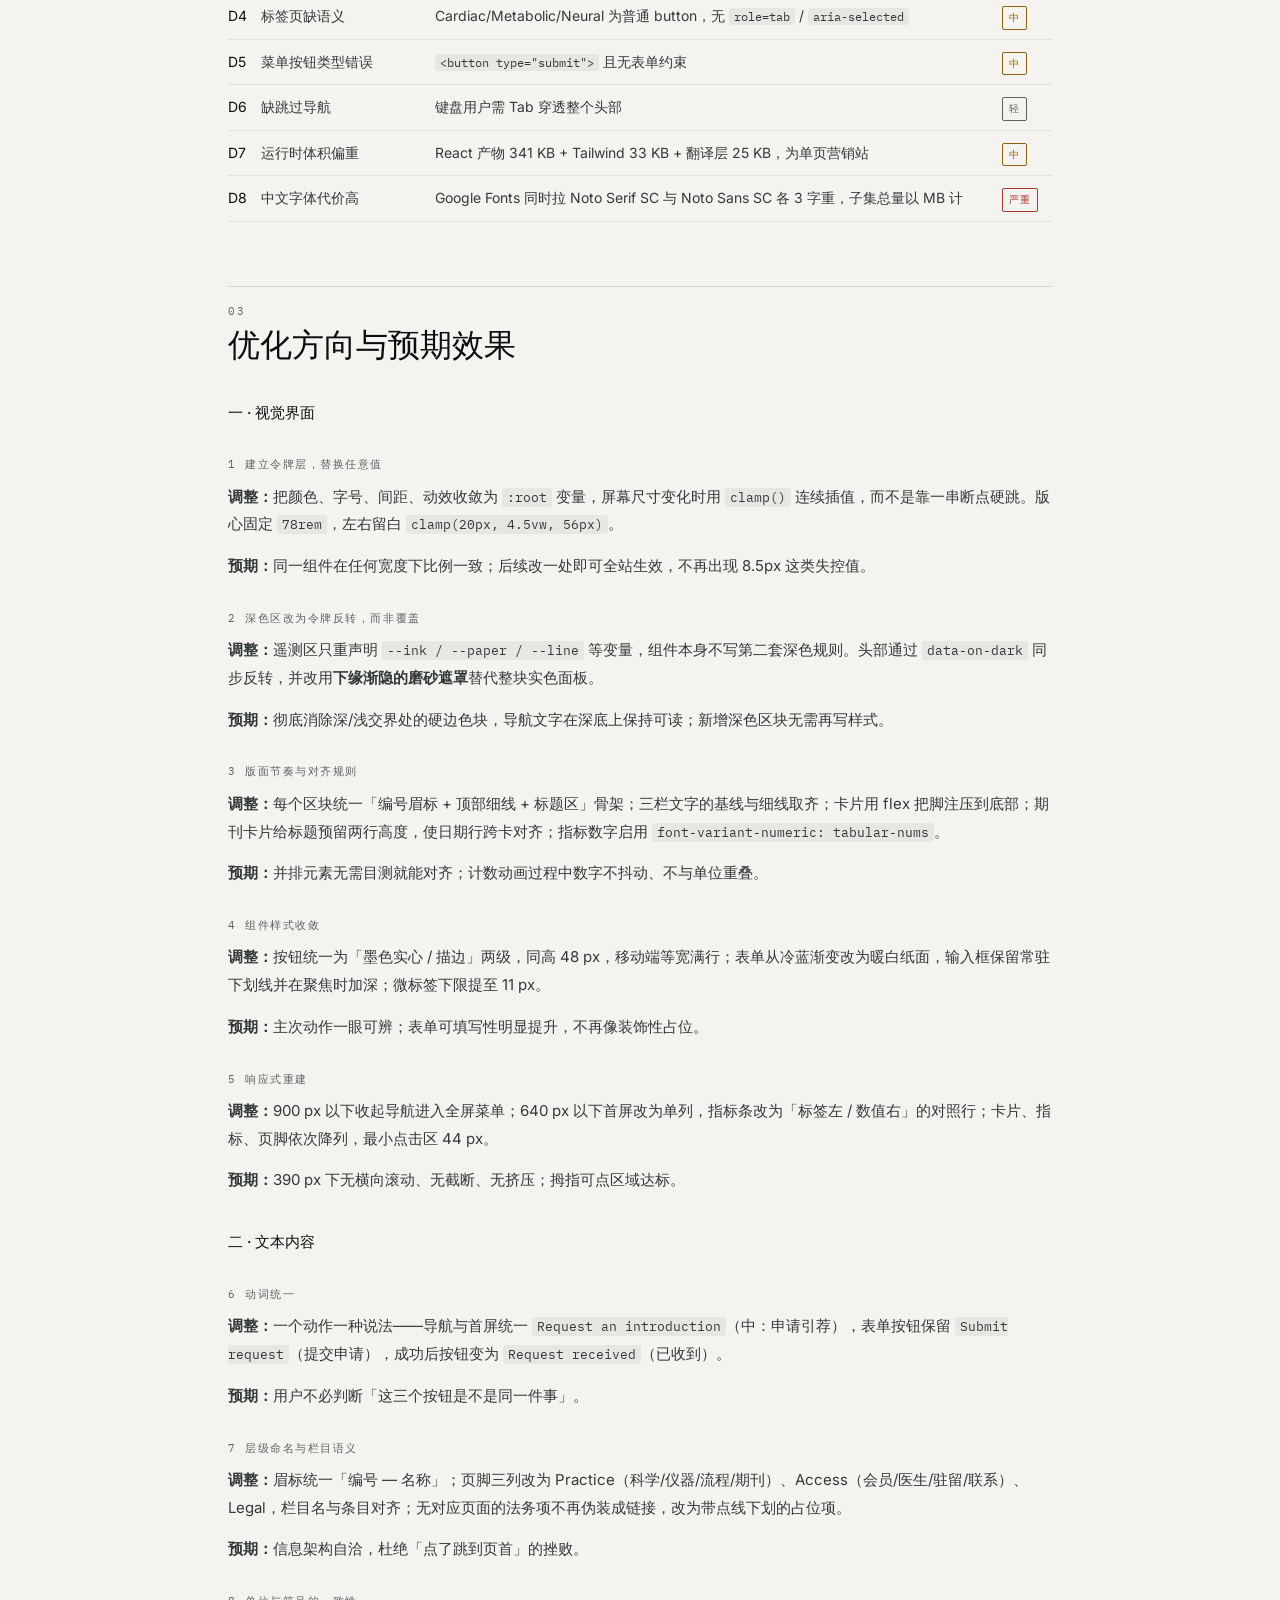
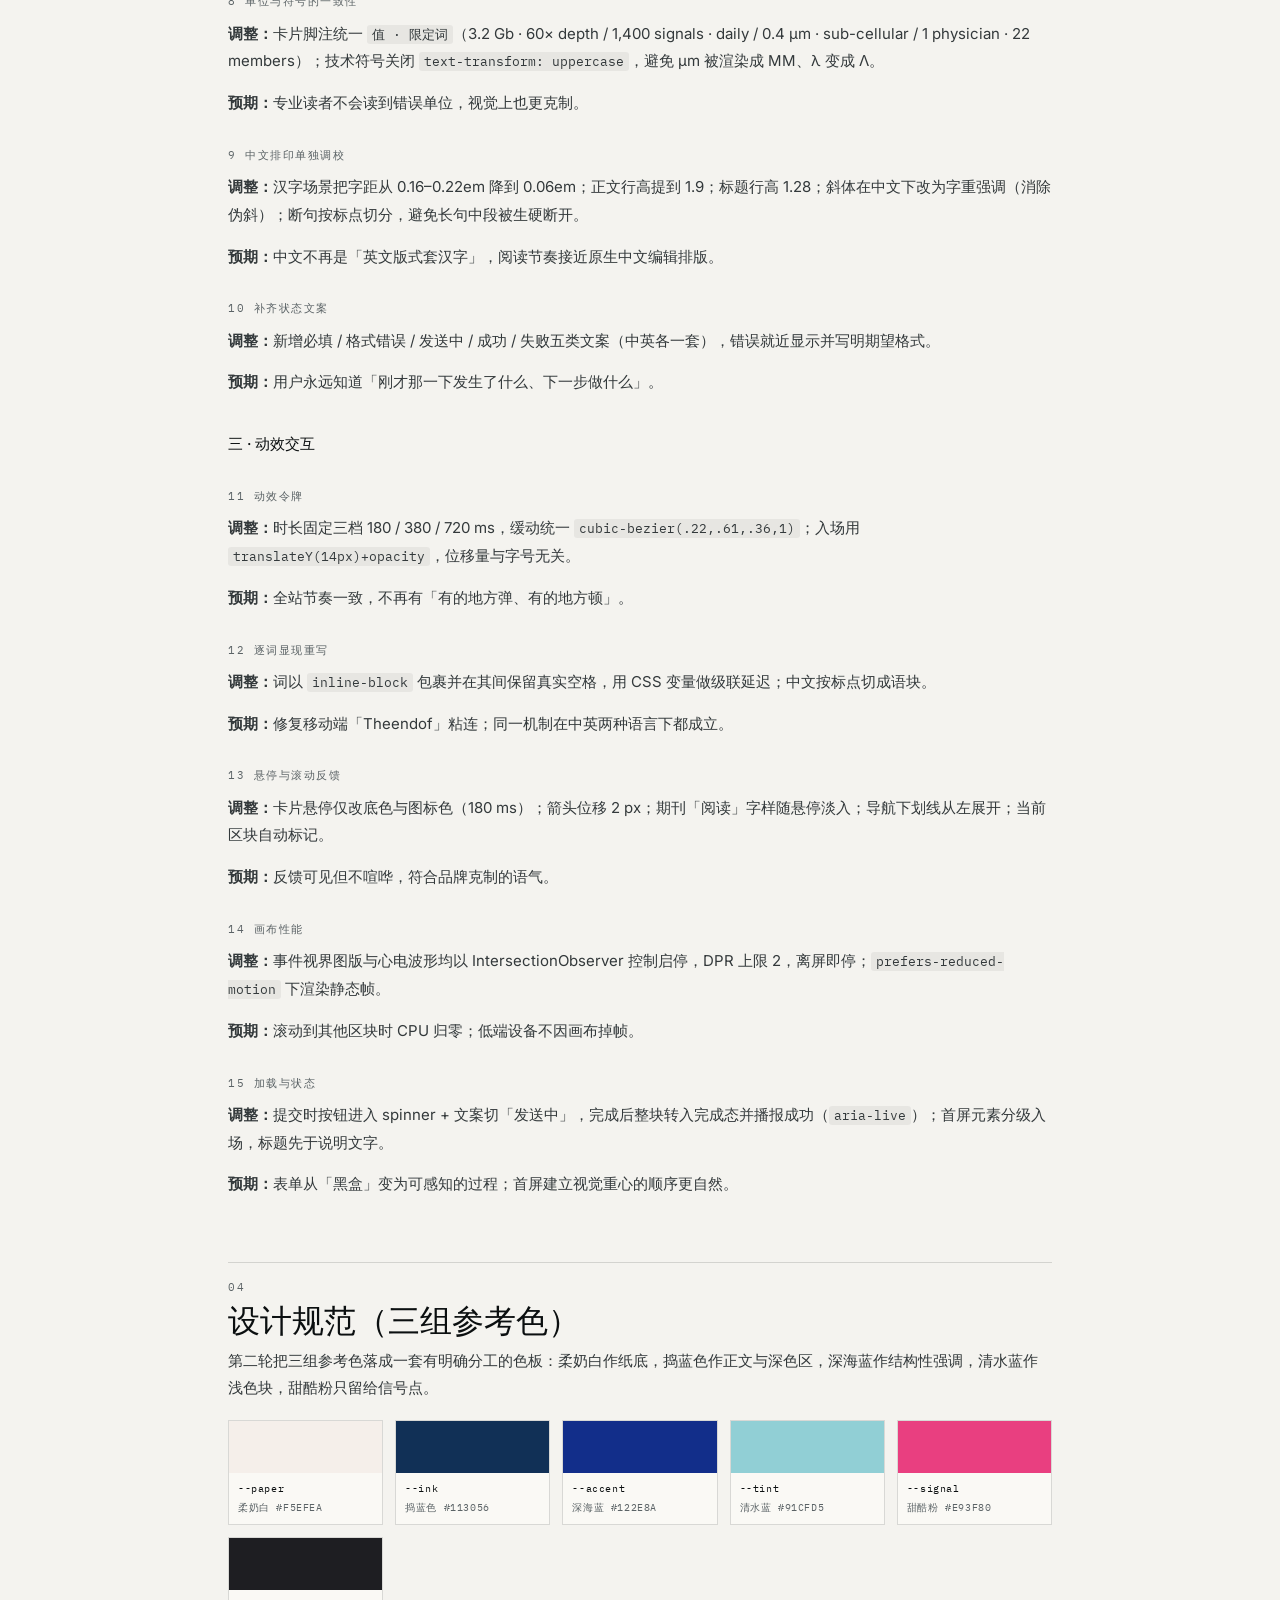
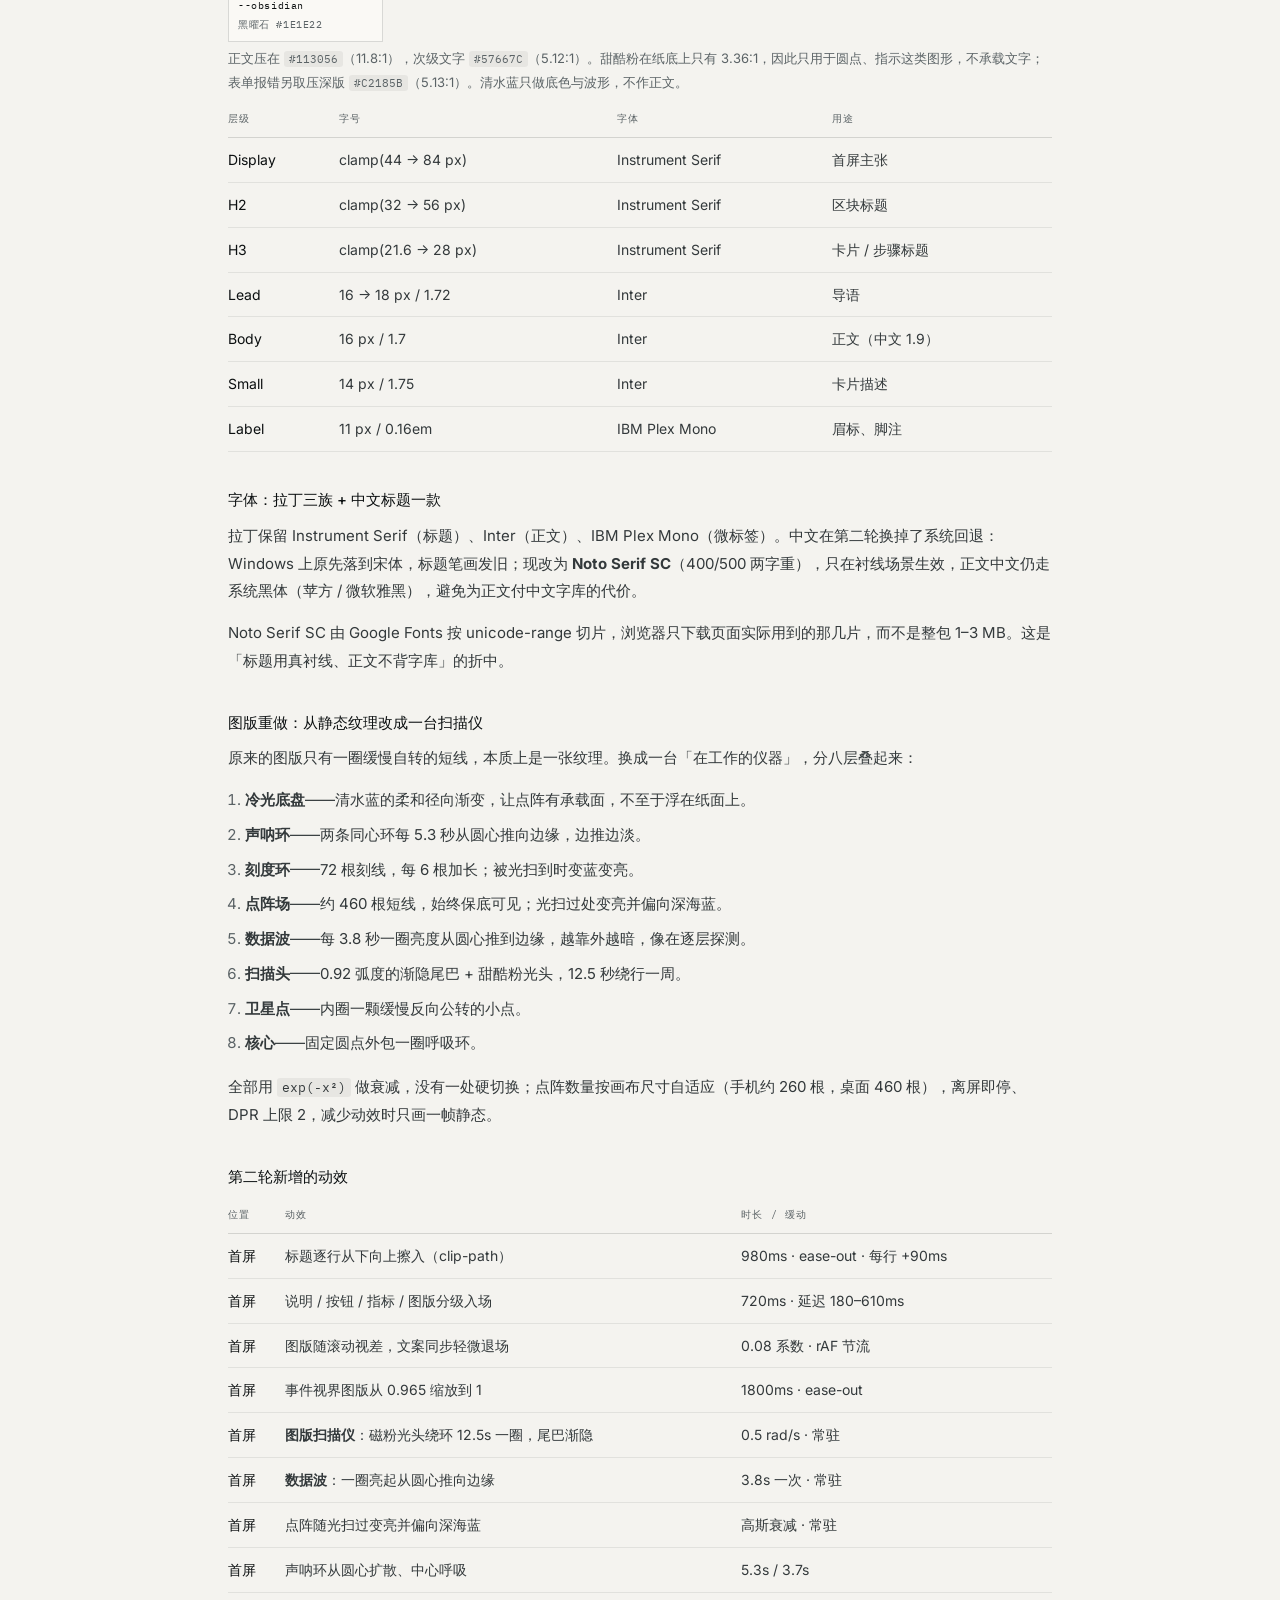
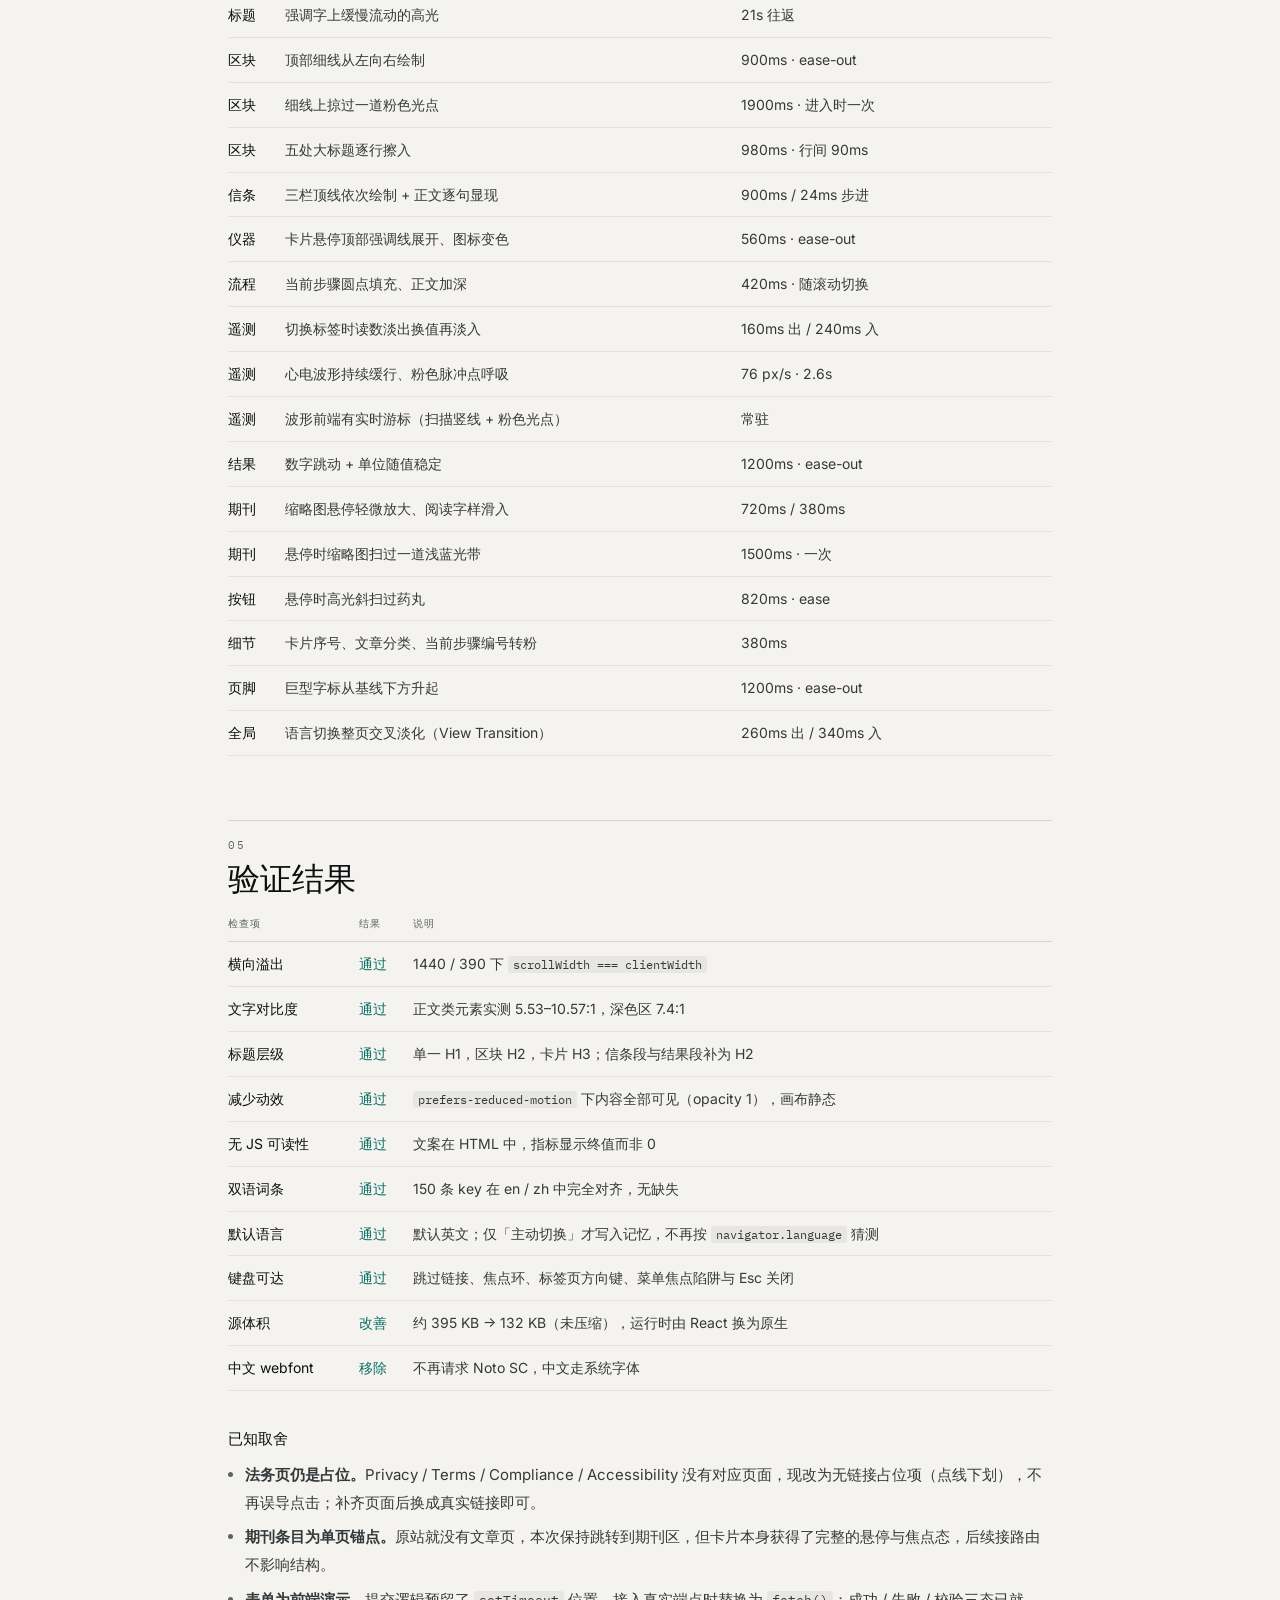
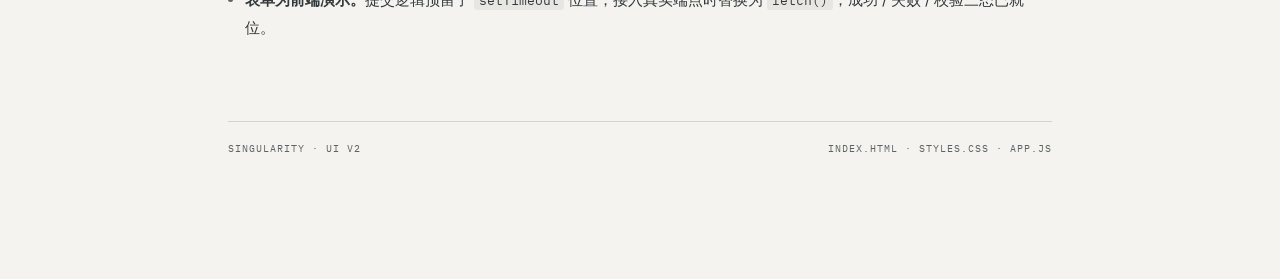
<file: ui-optimization-report.html>
<!doctype html>
<html lang="zh-CN">
  <head>
    <meta charset="utf-8" />
    <meta name="viewport" content="width=device-width, initial-scale=1" />
    <title>Singularity · 全站 UI 优化说明</title>
    <link rel="preconnect" href="https://fonts.googleapis.com" />
    <link rel="preconnect" href="https://fonts.gstatic.com" crossorigin />
    <link
      rel="stylesheet"
      href="https://fonts.googleapis.com/css2?family=Instrument+Serif:ital@0;1&family=Inter:wght@300;400;500&family=IBM+Plex+Mono:wght@400;500&display=swap"
    />
    <style>
      :root {
        --ink: #0b0f10;
        --ink-2: #33393b;
        --ink-3: #5b6366;
        --paper: #f4f3ef;
        --surface: #faf9f5;
        --accent: #0c6e63;
        --warn: #a4382c;
        --line: rgba(11, 15, 16, 0.14);
        --line-soft: rgba(11, 15, 16, 0.08);
        --serif: "Instrument Serif", "Songti SC", "Noto Serif SC", serif;
        --sans: "Inter", "PingFang SC", "Microsoft YaHei", sans-serif;
        --mono: "IBM Plex Mono", "PingFang SC", ui-monospace, monospace;
      }
      * { box-sizing: border-box; }
      body {
        margin: 0;
        background: var(--paper);
        color: var(--ink);
        font-family: var(--sans);
        font-size: 15px;
        line-height: 1.85;
        -webkit-font-smoothing: antialiased;
      }
      .wrap { max-width: 880px; margin: 0 auto; padding: 72px 28px 120px; }
      .eyebrow {
        font-family: var(--mono);
        font-size: 11px;
        letter-spacing: 0.16em;
        text-transform: uppercase;
        color: var(--ink-3);
      }
      h1 {
        font-family: var(--serif);
        font-weight: 400;
        font-size: clamp(34px, 5vw, 54px);
        line-height: 1.1;
        letter-spacing: -0.01em;
        margin: 14px 0 20px;
      }
      h1 em { font-style: italic; }
      h2 {
        font-family: var(--serif);
        font-weight: 400;
        font-size: clamp(24px, 3vw, 32px);
        line-height: 1.2;
        margin: 64px 0 6px;
        padding-top: 18px;
        border-top: 1px solid var(--line);
      }
      h2 .n {
        font-family: var(--mono);
        font-size: 11px;
        letter-spacing: 0.14em;
        color: var(--ink-3);
        display: block;
        margin-bottom: 8px;
      }
      h3 {
        font-size: 15px;
        font-weight: 500;
        margin: 34px 0 8px;
      }
      h4 {
        font-family: var(--mono);
        font-size: 11px;
        font-weight: 400;
        letter-spacing: 0.14em;
        text-transform: uppercase;
        color: var(--ink-3);
        margin: 28px 0 8px;
      }
      p { margin: 0 0 14px; color: var(--ink-2); }
      .lede { font-size: 17px; line-height: 1.75; color: var(--ink-2); max-width: 40em; }
      ul, ol { margin: 0 0 16px; padding-left: 1.15em; color: var(--ink-2); }
      li { margin-bottom: 7px; }
      li::marker { color: var(--ink-3); }
      code {
        font-family: var(--mono);
        font-size: 0.86em;
        background: rgba(11, 15, 16, 0.055);
        padding: 1px 5px;
        border-radius: 3px;
      }
      .meta-row {
        display: flex;
        flex-wrap: wrap;
        gap: 8px 26px;
        padding: 14px 0 18px;
        border-top: 1px solid var(--line);
        border-bottom: 1px solid var(--line);
        font-family: var(--mono);
        font-size: 11px;
        letter-spacing: 0.1em;
        text-transform: uppercase;
        color: var(--ink-3);
      }
      table {
        width: 100%;
        border-collapse: collapse;
        margin: 16px 0 20px;
        font-size: 14px;
      }
      th {
        text-align: left;
        font-family: var(--mono);
        font-size: 10px;
        font-weight: 400;
        letter-spacing: 0.12em;
        text-transform: uppercase;
        color: var(--ink-3);
        padding: 0 12px 8px 0;
        border-bottom: 1px solid var(--line);
        white-space: nowrap;
      }
      td {
        padding: 9px 12px 9px 0;
        border-bottom: 1px solid var(--line-soft);
        vertical-align: top;
        color: var(--ink-2);
      }
      td:first-child { color: var(--ink); }
      .tag {
        display: inline-block;
        font-family: var(--mono);
        font-size: 9.5px;
        letter-spacing: 0.08em;
        padding: 2px 6px;
        border: 1px solid currentColor;
        border-radius: 2px;
        white-space: nowrap;
      }
      .tag--hi { color: var(--warn); }
      .tag--mid { color: #8a6410; }
      .tag--low { color: var(--ink-3); }
      .swatches { display: grid; grid-template-columns: repeat(auto-fill, minmax(150px, 1fr)); gap: 12px; margin: 18px 0 8px; }
      .sw { border: 1px solid var(--line); background: var(--surface); }
      .sw i { display: block; height: 52px; }
      .sw span { display: block; padding: 7px 9px; font-family: var(--mono); font-size: 10px; letter-spacing: 0.06em; color: var(--ink-3); }
      .sw b { display: block; font-family: var(--mono); font-size: 10px; font-weight: 400; color: var(--ink); letter-spacing: 0.06em; }
      .callout {
        border-left: 2px solid var(--accent);
        padding: 4px 0 4px 16px;
        margin: 18px 0 22px;
        color: var(--ink-2);
      }
      .callout strong { color: var(--ink); font-weight: 500; }
      .grid2 { display: grid; grid-template-columns: 1fr 1fr; gap: 0 32px; }
      .ok { color: var(--accent); font-weight: 500; }
      .no { color: var(--warn); font-weight: 500; }
      figure { margin: 20px 0 24px; }
      figure img { width: 100%; border: 1px solid var(--line); display: block; }
      figcaption { font-family: var(--mono); font-size: 10px; letter-spacing: 0.1em; text-transform: uppercase; color: var(--ink-3); padding-top: 7px; }
      .two-up { display: grid; grid-template-columns: 1fr 1fr; gap: 14px; }
      footer { margin-top: 80px; padding-top: 18px; border-top: 1px solid var(--line); font-family: var(--mono); font-size: 10px; letter-spacing: 0.1em; text-transform: uppercase; color: var(--ink-3); display: flex; justify-content: space-between; gap: 14px; flex-wrap: wrap; }
      @media (max-width: 640px) {
        .wrap { padding: 44px 20px 80px; }
        .grid2, .two-up { grid-template-columns: 1fr; }
        table { font-size: 13px; }
        th:nth-child(3), td:nth-child(3) { display: none; }
      }
      @media print {
        body { background: #fff; font-size: 10.5pt; }
        .wrap { max-width: none; padding: 0; }
        h2 { page-break-after: avoid; }
        table { page-break-inside: auto; }
      }
    </style>
  </head>
  <body>
    <div class="wrap">
      <p class="eyebrow">Singularity · UI 优化说明 · 2026-10-19</p>
      <h1>让「排除不确定性」<br /><em>真正成立。</em></h1>
      <p class="lede">
        本次优化的对象是 singularity-bilingual（双语版静态站点）。原站以 React 构建产物 + 一层 25 KB 翻译脚本的方式发布，视觉语言本身已经很强——奶油纸底色、Instrument Serif 的编辑体标题、等宽微标签、墨绿强调色。问题不在审美方向，而在<strong>执行精度</strong>：跨断点的排版不收敛、状态与反馈缺位、双语两套排印互相打架。以下先梳理结构与问题，再逐项说明调整方向与预期效果。
      </p>

      <div class="meta-row">
        <span>范围 · 8 个区块 / 150 条文案 / 2 种语言</span>
        <span>断点 · 1440 · 1024 · 900 · 640 · 390</span>
        <span>约束 · 品牌风格与功能逻辑不变</span>
      </div>

      <!-- 1 -->
      <h2><span class="n">01</span>当前站点的结构与实现方式</h2>

      <p>原站是单页滚动式站点，语义上分为 10 个纵向区块，全部由 React 运行时渲染进 <code>#root</code>：</p>

      <table>
        <thead>
          <tr><th>序</th><th>区块</th><th>作用</th><th>主要组件</th></tr>
        </thead>
        <tbody>
          <tr><td>—</td><td>Header（fixed）</td><td>品牌、四项导航、主 CTA</td><td>吸顶栏 / 深色区反色</td></tr>
          <tr><td>—</td><td>Hero</td><td>主张、双 CTA、事件视界图版、三项指标</td><td>Canvas + SVG 覆盖层</td></tr>
          <tr><td>01</td><td>Doctrine</td><td>信条陈述 + 定义 / 诊所 / 使命三栏</td><td>逐词显现长段落</td></tr>
          <tr><td>02</td><td>Instruments</td><td>四台仪器</td><td>四栏等分卡片</td></tr>
          <tr><td>03</td><td>Protocol</td><td>十二周五步流程</td><td>左栏粘性 + 右侧时间轴</td></tr>
          <tr><td>04</td><td>Telemetry</td><td>连续监测（深色区）</td><td>三标签 + 实时波形面板</td></tr>
          <tr><td>05</td><td>Outcomes</td><td>四项队列指标</td><td>计数动画</td></tr>
          <tr><td>06</td><td>Journal</td><td>三篇文章</td><td>CSS 渐变缩略图卡片</td></tr>
          <tr><td>—</td><td>Quote / Membership / Footer</td><td>会员证言、申请表单、巨型字标</td><td>表单 + 手风琴式页脚</td></tr>
        </tbody>
      </table>

      <p>实现层面的关键事实，决定了优化的做法：</p>
      <ul>
        <li>样式是 <strong>Tailwind 的压缩产物</strong>（<code>app.css</code> 33 KB，单行），类名以任意值形式内联（如 <code>text-[8.5px]</code>、<code>tracking-[0.22em]</code>），没有可复用的设计令牌层。</li>
        <li>文案靠 <strong>遍历 DOM 文本节点替换</strong>（<code>i18n.js</code>），依赖「英文原文」作为哈希键；任何文案微调都会让对应词条失配。</li>
        <li>动效由 IntersectionObserver 逐个元素驱动，非统一节流。</li>
      </ul>
      <div class="callout">
        <strong>结论：</strong>在压缩产物上叠样式覆盖只能治表——排版断点、标题层级、状态反馈这些都是结构问题。因此本次按<strong>同一视觉语言重建为无框架静态站</strong>（1 HTML + 1 CSS + 1 JS），把令牌、组件、动效收进一套可维护的体系，并保留全部内容与交互逻辑。
      </div>

      <!-- 2 -->
      <h2><span class="n">02</span>问题清单</h2>
      <p>以下问题均在 1440×900 与 390×844 两种视口下实测复现，按严重度分级。</p>

      <h3>A · 视觉界面</h3>
      <table>
        <thead><tr><th>#</th><th>问题</th><th>实测依据</th><th>级别</th></tr></thead>
        <tbody>
          <tr><td>A1</td><td>移动端标题词间距丢失</td><td>390 宽下 H1 渲染为 “Theendof approximation.”</td><td><span class="tag tag--hi">严重</span></td></tr>
          <tr><td>A2</td><td>页脚字标下伸部与版权行相撞</td><td>「g」的字尾穿过 © 2036 那一行</td><td><span class="tag tag--hi">严重</span></td></tr>
          <tr><td>A3</td><td>期刊卡片标题与分隔线穿字</td><td>第三张卡片标题被水平线划过</td><td><span class="tag tag--hi">严重</span></td></tr>
          <tr><td>A4</td><td>深色区交界头部色块硬边</td><td>导航文字为深色、叠在深底上几乎不可读</td><td><span class="tag tag--hi">严重</span></td></tr>
          <tr><td>A5</td><td>指标计数器宽度抖动</td><td>未启用 tabular-nums，「3.1」与单位重叠</td><td><span class="tag tag--mid">中</span></td></tr>
          <tr><td>A6</td><td>四栏卡片底部信息基线不齐</td><td>同排卡片 meta 行上下浮动 3–5 px</td><td><span class="tag tag--mid">中</span></td></tr>
          <tr><td>A7</td><td>期刊卡片日期行错位</td><td>标题一行的卡片与两行的卡片底栏不同高</td><td><span class="tag tag--mid">中</span></td></tr>
          <tr><td>A8</td><td>表单面板冷蓝渐变</td><td>与暖奶油底色脱节，出现脏灰过渡</td><td><span class="tag tag--mid">中</span></td></tr>
          <tr><td>A9</td><td>移动端双按钮宽度不一</td><td>228 px 与 179 px 并排，视觉失衡</td><td><span class="tag tag--low">轻</span></td></tr>
          <tr><td>A10</td><td>Watch/遥测面板大量留白</td><td>波形被挤在 200 px 高的容器中央</td><td><span class="tag tag--low">轻</span></td></tr>
        </tbody>
      </table>

      <h3>B · 文本内容</h3>
      <table>
        <thead><tr><th>#</th><th>问题</th><th>实测依据</th><th>级别</th></tr></thead>
        <tbody>
          <tr><td>B1</td><td>同一动作四种说法</td><td>Request introduction / Request an introduction / Submit request / 申请引荐</td><td><span class="tag tag--hi">严重</span></td></tr>
          <tr><td>B2</td><td>页脚栏目名与内容错位</td><td>「OFFICE」下挂 Membership、Physicians、Residencies、Contact</td><td><span class="tag tag--mid">中</span></td></tr>
          <tr><td>B3</td><td>卡片脚注分隔符混写</td><td>「·」「/」「resolution」同一层级三种写法</td><td><span class="tag tag--mid">中</span></td></tr>
          <tr><td>B4</td><td>中文标签沿用拉丁字距</td><td>tracking 0.16–0.22em 作用于汉字，字间散开</td><td><span class="tag tag--mid">中</span></td></tr>
          <tr><td>B5</td><td>中文正文孤字行</td><td>首屏说明段末尾「生。」独占一行</td><td><span class="tag tag--low">轻</span></td></tr>
          <tr><td>B6</td><td>斜体作用于汉字</td><td>§信条 的强调句出现伪斜（synthetic oblique）</td><td><span class="tag tag--low">轻</span></td></tr>
          <tr><td>B7</td><td>页脚与法务项全为死链</td><td>Physicians / Residencies / Contact / Privacy / Terms / Compliance / Accessibility 均指向 #top</td><td><span class="tag tag--hi">严重</span></td></tr>
        </tbody>
      </table>

      <h3>C · 动效与状态反馈</h3>
      <table>
        <thead><tr><th>#</th><th>问题</th><th>实测依据</th><th>级别</th></tr></thead>
        <tbody>
          <tr><td>C1</td><td>表单提交零反馈</td><td>填合法邮箱提交后，无加载、无成功、无跳转，表单原样停留</td><td><span class="tag tag--hi">严重</span></td></tr>
          <tr><td>C2</td><td>数字依赖动画才有值</td><td>无 JS 或 IO 失效时四项指标恒显示 0</td><td><span class="tag tag--hi">严重</span></td></tr>
          <tr><td>C3</td><td>过渡时长与缓动混用</td><td>0.2s / 0.35s / 0.5s / 0.7s 并存，无统一曲线</td><td><span class="tag tag--mid">中</span></td></tr>
          <tr><td>C4</td><td>画布动画不随视口暂停</td><td>滚出屏后 rAF 仍在跑</td><td><span class="tag tag--mid">中</span></td></tr>
          <tr><td>C5</td><td>语言切换整页重排</td><td>中英互换瞬间跳变，无过渡</td><td><span class="tag tag--low">轻</span></td></tr>
        </tbody>
      </table>

      <h3>D · 可访问性与性能</h3>
      <table>
        <thead><tr><th>#</th><th>问题</th><th>实测依据</th><th>级别</th></tr></thead>
        <tbody>
          <tr><td>D1</td><td>次级文字对比度不足</td><td>#6D7578 on #F4F3EF = <strong>4.24:1</strong>（正文 AA 需 4.5）</td><td><span class="tag tag--hi">严重</span></td></tr>
          <tr><td>D2</td><td>深色区微标签对比度极低</td><td>rgba(244,243,239,.35) on #0B0F10 ≈ <strong>2.9:1</strong></td><td><span class="tag tag--hi">严重</span></td></tr>
          <tr><td>D3</td><td>字号低于可用下限</td><td>表单标签 <code>text-[8.5px]</code>，多项微标签 9–10 px</td><td><span class="tag tag--hi">严重</span></td></tr>
          <tr><td>D4</td><td>标签页缺语义</td><td>Cardiac/Metabolic/Neural 为普通 button，无 <code>role=tab</code> / <code>aria-selected</code></td><td><span class="tag tag--mid">中</span></td></tr>
          <tr><td>D5</td><td>菜单按钮类型错误</td><td><code>&lt;button type="submit"&gt;</code> 且无表单约束</td><td><span class="tag tag--mid">中</span></td></tr>
          <tr><td>D6</td><td>缺跳过导航</td><td>键盘用户需 Tab 穿透整个头部</td><td><span class="tag tag--low">轻</span></td></tr>
          <tr><td>D7</td><td>运行时体积偏重</td><td>React 产物 341 KB + Tailwind 33 KB + 翻译层 25 KB，为单页营销站</td><td><span class="tag tag--mid">中</span></td></tr>
          <tr><td>D8</td><td>中文字体代价高</td><td>Google Fonts 同时拉 Noto Serif SC 与 Noto Sans SC 各 3 字重，子集总量以 MB 计</td><td><span class="tag tag--hi">严重</span></td></tr>
        </tbody>
      </table>

      <!-- 3 -->
      <h2><span class="n">03</span>优化方向与预期效果</h2>

      <h3>一 · 视觉界面</h3>

      <h4>1 建立令牌层，替换任意值</h4>
      <p><strong>调整：</strong>把颜色、字号、间距、动效收敛为 <code>:root</code> 变量，屏幕尺寸变化时用 <code>clamp()</code> 连续插值，而不是靠一串断点硬跳。版心固定 <code>78rem</code>，左右留白 <code>clamp(20px, 4.5vw, 56px)</code>。</p>
      <p><strong>预期：</strong>同一组件在任何宽度下比例一致；后续改一处即可全站生效，不再出现 8.5px 这类失控值。</p>

      <h4>2 深色区改为令牌反转，而非覆盖</h4>
      <p><strong>调整：</strong>遥测区只重声明 <code>--ink / --paper / --line</code> 等变量，组件本身不写第二套深色规则。头部通过 <code>data-on-dark</code> 同步反转，并改用<strong>下缘渐隐的磨砂遮罩</strong>替代整块实色面板。</p>
      <p><strong>预期：</strong>彻底消除深/浅交界处的硬边色块，导航文字在深底上保持可读；新增深色区块无需再写样式。</p>

      <h4>3 版面节奏与对齐规则</h4>
      <p><strong>调整：</strong>每个区块统一「编号眉标 + 顶部细线 + 标题区」骨架；三栏文字的基线与细线取齐；卡片用 flex 把脚注压到底部；期刊卡片给标题预留两行高度，使日期行跨卡对齐；指标数字启用 <code>font-variant-numeric: tabular-nums</code>。</p>
      <p><strong>预期：</strong>并排元素无需目测就能对齐；计数动画过程中数字不抖动、不与单位重叠。</p>

      <h4>4 组件样式收敛</h4>
      <p><strong>调整：</strong>按钮统一为「墨色实心 / 描边」两级，同高 48 px，移动端等宽满行；表单从冷蓝渐变改为暖白纸面，输入框保留常驻下划线并在聚焦时加深；微标签下限提至 11 px。</p>
      <p><strong>预期：</strong>主次动作一眼可辨；表单可填写性明显提升，不再像装饰性占位。</p>

      <h4>5 响应式重建</h4>
      <p><strong>调整：</strong>900 px 以下收起导航进入全屏菜单；640 px 以下首屏改为单列，指标条改为「标签左 / 数值右」的对照行；卡片、指标、页脚依次降列，最小点击区 44 px。</p>
      <p><strong>预期：</strong>390 px 下无横向滚动、无截断、无挤压；拇指可点区域达标。</p>

      <h3>二 · 文本内容</h3>

      <h4>6 动词统一</h4>
      <p><strong>调整：</strong>一个动作一种说法——导航与首屏统一 <code>Request an introduction</code>（中：申请引荐），表单按钮保留 <code>Submit request</code>（提交申请），成功后按钮变为 <code>Request received</code>（已收到）。</p>
      <p><strong>预期：</strong>用户不必判断「这三个按钮是不是同一件事」。</p>

      <h4>7 层级命名与栏目语义</h4>
      <p><strong>调整：</strong>眉标统一「编号 — 名称」；页脚三列改为 Practice（科学/仪器/流程/期刊）、Access（会员/医生/驻留/联系）、Legal，栏目名与条目对齐；无对应页面的法务项不再伪装成链接，改为带点线下划的占位项。</p>
      <p><strong>预期：</strong>信息架构自洽，杜绝「点了跳到页首」的挫败。</p>

      <h4>8 单位与符号的一致性</h4>
      <p><strong>调整：</strong>卡片脚注统一 <code>值 · 限定词</code>（3.2 Gb · 60× depth / 1,400 signals · daily / 0.4 μm · sub-cellular / 1 physician · 22 members）；技术符号关闭 <code>text-transform: uppercase</code>，避免 μm 被渲染成 ΜM、λ 变成 Λ。</p>
      <p><strong>预期：</strong>专业读者不会读到错误单位，视觉上也更克制。</p>

      <h4>9 中文排印单独调校</h4>
      <p><strong>调整：</strong>汉字场景把字距从 0.16–0.22em 降到 0.06em；正文行高提到 1.9；标题行高 1.28；斜体在中文下改为字重强调（消除伪斜）；断句按标点切分，避免长句中段被生硬断开。</p>
      <p><strong>预期：</strong>中文不再是「英文版式套汉字」，阅读节奏接近原生中文编辑排版。</p>

      <h4>10 补齐状态文案</h4>
      <p><strong>调整：</strong>新增必填 / 格式错误 / 发送中 / 成功 / 失败五类文案（中英各一套），错误就近显示并写明期望格式。</p>
      <p><strong>预期：</strong>用户永远知道「刚才那一下发生了什么、下一步做什么」。</p>

      <h3>三 · 动效交互</h3>

      <h4>11 动效令牌</h4>
      <p><strong>调整：</strong>时长固定三档 180 / 380 / 720 ms，缓动统一 <code>cubic-bezier(.22,.61,.36,1)</code>；入场用 <code>translateY(14px)+opacity</code>，位移量与字号无关。</p>
      <p><strong>预期：</strong>全站节奏一致，不再有「有的地方弹、有的地方顿」。</p>

      <h4>12 逐词显现重写</h4>
      <p><strong>调整：</strong>词以 <code>inline-block</code> 包裹并在其间保留真实空格，用 CSS 变量做级联延迟；中文按标点切成语块。</p>
      <p><strong>预期：</strong>修复移动端「Theendof」粘连；同一机制在中英两种语言下都成立。</p>

      <h4>13 悬停与滚动反馈</h4>
      <p><strong>调整：</strong>卡片悬停仅改底色与图标色（180 ms）；箭头位移 2 px；期刊「阅读」字样随悬停淡入；导航下划线从左展开；当前区块自动标记。</p>
      <p><strong>预期：</strong>反馈可见但不喧哗，符合品牌克制的语气。</p>

      <h4>14 画布性能</h4>
      <p><strong>调整：</strong>事件视界图版与心电波形均以 IntersectionObserver 控制启停，DPR 上限 2，离屏即停；<code>prefers-reduced-motion</code> 下渲染静态帧。</p>
      <p><strong>预期：</strong>滚动到其他区块时 CPU 归零；低端设备不因画布掉帧。</p>

      <h4>15 加载与状态</h4>
      <p><strong>调整：</strong>提交时按钮进入 spinner + 文案切「发送中」，完成后整块转入完成态并播报成功（<code>aria-live</code>）；首屏元素分级入场，标题先于说明文字。</p>
      <p><strong>预期：</strong>表单从「黑盒」变为可感知的过程；首屏建立视觉重心的顺序更自然。</p>

      <!-- 4 -->
      <h2><span class="n">04</span>设计规范（三组参考色）</h2>

      <p>第二轮把三组参考色落成一套有明确分工的色板：柔奶白作纸底，捣蓝色作正文与深色区，深海蓝作结构性强调，清水蓝作浅色块，甜酷粉只留给信号点。</p>

      <div class="swatches">
        <div class="sw"><i style="background:#f5efea"></i><span><b>--paper</b>柔奶白 #F5EFEA</span></div>
        <div class="sw"><i style="background:#113056"></i><span><b>--ink</b>捣蓝色 #113056</span></div>
        <div class="sw"><i style="background:#122e8a"></i><span><b>--accent</b>深海蓝 #122E8A</span></div>
        <div class="sw"><i style="background:#91cfd5"></i><span><b>--tint</b>清水蓝 #91CFD5</span></div>
        <div class="sw"><i style="background:#e93f80"></i><span><b>--signal</b>甜酷粉 #E93F80</span></div>
        <div class="sw"><i style="background:#1e1e22"></i><span><b>--obsidian</b>黑曜石 #1E1E22</span></div>
      </div>
      <p style="font-size:13px;color:var(--ink-3);margin-top:-4px">
        正文压在 <code>#113056</code>（11.8:1），次级文字 <code>#57667C</code>（5.12:1）。甜酷粉在纸底上只有 3.36:1，因此只用于圆点、指示这类图形，不承载文字；表单报错另取压深版 <code>#C2185B</code>（5.13:1）。清水蓝只做底色与波形，不作正文。
      </p>

      <table>
        <thead><tr><th>层级</th><th>字号</th><th>字体</th><th>用途</th></tr></thead>
        <tbody>
          <tr><td>Display</td><td>clamp(44 → 84 px)</td><td>Instrument Serif</td><td>首屏主张</td></tr>
          <tr><td>H2</td><td>clamp(32 → 56 px)</td><td>Instrument Serif</td><td>区块标题</td></tr>
          <tr><td>H3</td><td>clamp(21.6 → 28 px)</td><td>Instrument Serif</td><td>卡片 / 步骤标题</td></tr>
          <tr><td>Lead</td><td>16 → 18 px / 1.72</td><td>Inter</td><td>导语</td></tr>
          <tr><td>Body</td><td>16 px / 1.7</td><td>Inter</td><td>正文（中文 1.9）</td></tr>
          <tr><td>Small</td><td>14 px / 1.75</td><td>Inter</td><td>卡片描述</td></tr>
          <tr><td>Label</td><td>11 px / 0.16em</td><td>IBM Plex Mono</td><td>眉标、脚注</td></tr>
        </tbody>
      </table>

      <h3>字体：拉丁三族 + 中文标题一款</h3>
      <p>
        拉丁保留 Instrument Serif（标题）、Inter（正文）、IBM Plex Mono（微标签）。中文在第二轮换掉了系统回退：Windows 上原先落到宋体，标题笔画发旧；现改为
        <strong>Noto Serif SC</strong>（400/500 两字重），只在衬线场景生效，正文中文仍走系统黑体（苹方 / 微软雅黑），避免为正文付中文字库的代价。
      </p>
      <p>
        Noto Serif SC 由 Google Fonts 按 unicode-range 切片，浏览器只下载页面实际用到的那几片，而不是整包 1–3 MB。这是「标题用真衬线、正文不背字库」的折中。
      </p>

      <h3>图版重做：从静态纹理改成一台扫描仪</h3>
      <p>
        原来的图版只有一圈缓慢自转的短线，本质上是一张纹理。换成一台「在工作的仪器」，分八层叠起来：
      </p>
      <ol>
        <li><strong>冷光底盘</strong>——清水蓝的柔和径向渐变，让点阵有承载面，不至于浮在纸面上。</li>
        <li><strong>声呐环</strong>——两条同心环每 5.3 秒从圆心推向边缘，边推边淡。</li>
        <li><strong>刻度环</strong>——72 根刻线，每 6 根加长；被光扫到时变蓝变亮。</li>
        <li><strong>点阵场</strong>——约 460 根短线，始终保底可见；光扫过处变亮并偏向深海蓝。</li>
        <li><strong>数据波</strong>——每 3.8 秒一圈亮度从圆心推到边缘，越靠外越暗，像在逐层探测。</li>
        <li><strong>扫描头</strong>——0.92 弧度的渐隐尾巴 + 甜酷粉光头，12.5 秒绕行一周。</li>
        <li><strong>卫星点</strong>——内圈一颗缓慢反向公转的小点。</li>
        <li><strong>核心</strong>——固定圆点外包一圈呼吸环。</li>
      </ol>
      <p>
        全部用 <code>exp(-x²)</code> 做衰减，没有一处硬切换；点阵数量按画布尺寸自适应（手机约 260 根，桌面 460 根），离屏即停、DPR 上限 2，减少动效时只画一帧静态。
      </p>

      <h3>第二轮新增的动效</h3>
      <table>
        <thead><tr><th>位置</th><th>动效</th><th>时长 / 缓动</th></tr></thead>
        <tbody>
          <tr><td>首屏</td><td>标题逐行从下向上擦入（clip-path）</td><td>980ms · ease-out · 每行 +90ms</td></tr>
          <tr><td>首屏</td><td>说明 / 按钮 / 指标 / 图版分级入场</td><td>720ms · 延迟 180–610ms</td></tr>
          <tr><td>首屏</td><td>图版随滚动视差，文案同步轻微退场</td><td>0.08 系数 · rAF 节流</td></tr>
          <tr><td>首屏</td><td>事件视界图版从 0.965 缩放到 1</td><td>1800ms · ease-out</td></tr>
          <tr><td>首屏</td><td><strong>图版扫描仪</strong>：磁粉光头绕环 12.5s 一圈，尾巴渐隐</td><td>0.5 rad/s · 常驻</td></tr>
          <tr><td>首屏</td><td><strong>数据波</strong>：一圈亮起从圆心推向边缘</td><td>3.8s 一次 · 常驻</td></tr>
          <tr><td>首屏</td><td>点阵随光扫过变亮并偏向深海蓝</td><td>高斯衰减 · 常驻</td></tr>
          <tr><td>首屏</td><td>声呐环从圆心扩散、中心呼吸</td><td>5.3s / 3.7s</td></tr>
          <tr><td>标题</td><td>强调字上缓慢流动的高光</td><td>21s 往返</td></tr>
          <tr><td>区块</td><td>顶部细线从左向右绘制</td><td>900ms · ease-out</td></tr>
          <tr><td>区块</td><td>细线上掠过一道粉色光点</td><td>1900ms · 进入时一次</td></tr>
          <tr><td>区块</td><td>五处大标题逐行擦入</td><td>980ms · 行间 90ms</td></tr>
          <tr><td>信条</td><td>三栏顶线依次绘制 + 正文逐句显现</td><td>900ms / 24ms 步进</td></tr>
          <tr><td>仪器</td><td>卡片悬停顶部强调线展开、图标变色</td><td>560ms · ease-out</td></tr>
          <tr><td>流程</td><td>当前步骤圆点填充、正文加深</td><td>420ms · 随滚动切换</td></tr>
          <tr><td>遥测</td><td>切换标签时读数淡出换值再淡入</td><td>160ms 出 / 240ms 入</td></tr>
          <tr><td>遥测</td><td>心电波形持续缓行、粉色脉冲点呼吸</td><td>76 px/s · 2.6s</td></tr>
          <tr><td>遥测</td><td>波形前端有实时游标（扫描竖线 + 粉色光点）</td><td>常驻</td></tr>
          <tr><td>结果</td><td>数字跳动 + 单位随值稳定</td><td>1200ms · ease-out</td></tr>
          <tr><td>期刊</td><td>缩略图悬停轻微放大、阅读字样滑入</td><td>720ms / 380ms</td></tr>
          <tr><td>期刊</td><td>悬停时缩略图扫过一道浅蓝光带</td><td>1500ms · 一次</td></tr>
          <tr><td>按钮</td><td>悬停时高光斜扫过药丸</td><td>820ms · ease</td></tr>
          <tr><td>细节</td><td>卡片序号、文章分类、当前步骤编号转粉</td><td>380ms</td></tr>
          <tr><td>页脚</td><td>巨型字标从基线下方升起</td><td>1200ms · ease-out</td></tr>
          <tr><td>全局</td><td>语言切换整页交叉淡化（View Transition）</td><td>260ms 出 / 340ms 入</td></tr>
        </tbody>
      </table>

      <!-- 5 -->
      <h2><span class="n">05</span>验证结果</h2>

      <table>
        <thead><tr><th>检查项</th><th>结果</th><th>说明</th></tr></thead>
        <tbody>
          <tr><td>横向溢出</td><td class="ok">通过</td><td>1440 / 390 下 <code>scrollWidth === clientWidth</code></td></tr>
          <tr><td>文字对比度</td><td class="ok">通过</td><td>正文类元素实测 5.53–10.57:1，深色区 7.4:1</td></tr>
          <tr><td>标题层级</td><td class="ok">通过</td><td>单一 H1，区块 H2，卡片 H3；信条段与结果段补为 H2</td></tr>
          <tr><td>减少动效</td><td class="ok">通过</td><td><code>prefers-reduced-motion</code> 下内容全部可见（opacity 1），画布静态</td></tr>
          <tr><td>无 JS 可读性</td><td class="ok">通过</td><td>文案在 HTML 中，指标显示终值而非 0</td></tr>
          <tr><td>双语词条</td><td class="ok">通过</td><td>150 条 key 在 en / zh 中完全对齐，无缺失</td></tr>
          <tr><td>默认语言</td><td class="ok">通过</td><td>默认英文；仅「主动切换」才写入记忆，不再按 <code>navigator.language</code> 猜测</td></tr>
          <tr><td>键盘可达</td><td class="ok">通过</td><td>跳过链接、焦点环、标签页方向键、菜单焦点陷阱与 Esc 关闭</td></tr>
          <tr><td>源体积</td><td class="ok">改善</td><td>约 395 KB → 132 KB（未压缩），运行时由 React 换为原生</td></tr>
          <tr><td>中文 webfont</td><td class="ok">移除</td><td>不再请求 Noto SC，中文走系统字体</td></tr>
        </tbody>
      </table>

      <h3>已知取舍</h3>
      <ul>
        <li><strong>法务页仍是占位。</strong>Privacy / Terms / Compliance / Accessibility 没有对应页面，现改为无链接占位项（点线下划），不再误导点击；补齐页面后换成真实链接即可。</li>
        <li><strong>期刊条目为单页锚点。</strong>原站就没有文章页，本次保持跳转到期刊区，但卡片本身获得了完整的悬停与焦点态，后续接路由不影响结构。</li>
        <li><strong>表单为前端演示。</strong>提交逻辑预留了 <code>setTimeout</code> 位置，接入真实端点时替换为 <code>fetch()</code>；成功 / 失败 / 校验三态已就位。</li>
      </ul>

      <footer>
        <span>Singularity · UI v2</span>
        <span>index.html · styles.css · app.js</span>
      </footer>
    </div>
  </body>
</html>
</file>
<file: styles.css>
/* ============================================================================
   Singularity — UI v2
   A single, token-driven stylesheet. Sections invert by re-declaring the same
   colour tokens (see .section--dark), so every component stays theme-aware
   without duplicating rules.
   ========================================================================== */

/* ── 1. Tokens ─────────────────────────────────────────────────────────── */

:root {
  /* colour */
  /* 捣蓝色 as ink, 柔奶白 as paper, 深海蓝 as the structural accent,
     清水蓝 as a tint, 甜酷粉 as the only signal colour. */
  --ink: #113056;
  --ink-2: #2b3b55;
  --ink-3: #57667c; /* 5.2:1 on paper — AA for body text */
  --paper: #f5efea;
  --surface: #faf6f2;
  --accent: #122e8a;
  --signal: #e93f80;
  --tint: #91cfd5;
  --obsidian: #1e1e22;
  --line: rgba(17, 48, 86, 0.14);
  --line-soft: rgba(17, 48, 86, 0.08);
  --line-strong: rgba(17, 48, 86, 0.28);

  /* type */
  --serif: "Instrument Serif", "Noto Serif SC", "Source Han Serif SC", "Songti SC", "Iowan Old Style", serif;
  --sans: "Inter", "PingFang SC", "Hiragino Sans GB", "Microsoft YaHei", "Noto Sans SC", system-ui, sans-serif;
  --mono: "IBM Plex Mono", "SFMono-Regular", "PingFang SC", "Microsoft YaHei", ui-monospace, monospace;

  --t-display: clamp(2.75rem, 6.2vw, 5.25rem);
  --t-h2: clamp(2rem, 4.2vw, 3.5rem);
  --t-h3: clamp(1.35rem, 2vw, 1.75rem);
  --t-statement: clamp(1.6rem, 3.4vw, 2.75rem);
  --t-lead: clamp(1rem, 1.15vw, 1.125rem);
  --t-body: 1rem;
  --t-sm: 0.875rem;
  --t-label: 0.6875rem;

  /* space */
  --gutter: clamp(1.25rem, 4.5vw, 3.5rem);
  --section-y: clamp(4.5rem, 8.5vw, 8rem);
  --maxw: 78rem;

  /* motion */
  --d-fast: 180ms;
  --d-mid: 380ms;
  --d-slow: 720ms;
  --d-xslow: 1200ms;
  --ease: cubic-bezier(0.22, 0.61, 0.36, 1);
  --ease-out: cubic-bezier(0.16, 1, 0.3, 1);

  /* misc */
  --radius: 0px;
  --header-h: 4.25rem;
}

/* ── 2. Reset & base ───────────────────────────────────────────────────── */

*,
*::before,
*::after {
  box-sizing: border-box;
}

html {
  -webkit-text-size-adjust: 100%;
  scroll-behavior: smooth;
  scroll-padding-top: calc(var(--header-h) + 1.5rem);
}

body {
  margin: 0;
  background: var(--paper);
  color: var(--ink);
  font-family: var(--sans);
  font-size: var(--t-body);
  font-weight: 400;
  line-height: 1.7;
  -webkit-font-smoothing: antialiased;
  text-rendering: optimizeLegibility;
  font-kerning: normal;
  overflow-x: hidden;
}

body.is-locked {
  overflow: hidden;
}

h1,
h2,
h3,
h4,
p,
figure,
blockquote,
dl,
dd,
ul,
ol {
  margin: 0;
}

ul,
ol {
  padding: 0;
  list-style: none;
}

a {
  color: inherit;
  text-decoration: none;
}

button {
  font: inherit;
  color: inherit;
  background: none;
  border: 0;
  padding: 0;
  cursor: pointer;
}

img,
svg,
canvas {
  display: block;
  max-width: 100%;
}

em {
  font-style: italic;
}

::selection {
  background: var(--ink);
  color: var(--paper);
}

:focus-visible {
  outline: 2px solid var(--accent);
  outline-offset: 3px;
  border-radius: 2px;
}

.sprite {
  position: absolute;
  width: 0;
  height: 0;
  overflow: hidden;
}

.sr-only {
  position: absolute;
  width: 1px;
  height: 1px;
  padding: 0;
  margin: -1px;
  overflow: hidden;
  clip: rect(0 0 0 0);
  white-space: nowrap;
  border: 0;
}

.skip-link {
  position: fixed;
  top: 0.75rem;
  left: 0.75rem;
  z-index: 200;
  padding: 0.7rem 1.1rem;
  background: var(--ink);
  color: var(--paper);
  font-size: var(--t-sm);
  transform: translateY(-160%);
  transition: transform var(--d-fast) var(--ease);
}

.skip-link:focus-visible {
  transform: none;
}

/* ── 3. Layout ─────────────────────────────────────────────────────────── */

.shell {
  width: 100%;
  max-width: var(--maxw);
  margin-inline: auto;
  padding-inline: var(--gutter);
}

.section {
  position: relative;
  padding-block: var(--section-y);
}

.section--instruments {
  padding-top: calc(var(--section-y) * 0.62);
}

/* Inverted theme: every component reads the same tokens. */
.section--dark {
  --ink: #f5efea;
  --ink-2: rgba(245, 239, 234, 0.84);
  --ink-3: #91cfd5;
  --paper: #113056;
  --surface: #0d2646;
  --accent: #91cfd5;
  --line: rgba(145, 207, 213, 0.2);
  --line-soft: rgba(145, 207, 213, 0.12);
  --line-strong: rgba(145, 207, 213, 0.4);
  background: var(--paper);
  color: var(--ink);
}

.section--protocol {
  background: var(--surface);
  border-block: 1px solid var(--line-soft);
}

/* ── 4. Typography ─────────────────────────────────────────────────────── */

.eyebrow {
  display: flex;
  align-items: center;
  gap: 0.6rem;
  font-family: var(--mono);
  font-size: var(--t-label);
  font-weight: 400;
  letter-spacing: 0.16em;
  line-height: 1.4;
  text-transform: uppercase;
  color: var(--ink-3);
}

.eyebrow .num-idx {
  color: var(--ink-3);
}

.eyebrow .num-idx::after {
  content: " —";
  margin-right: 0.15em;
}

.eyebrow--right {
  margin-left: auto;
  justify-content: flex-end;
  text-align: right;
}

.eyebrow--link {
  margin-left: auto;
  gap: 0.4rem;
  color: var(--ink-2);
  transition: color var(--d-fast) var(--ease);
}

.eyebrow--link svg {
  width: 0.75em;
  height: 0.75em;
  transition: transform var(--d-fast) var(--ease);
}

.eyebrow--link:hover {
  color: var(--ink);
}

.eyebrow--link:hover svg {
  transform: translate(2px, -2px);
}

.dot {
  width: 5px;
  height: 5px;
  border-radius: 50%;
  background: var(--signal);
  flex: none;
}

.display {
  font-family: var(--serif);
  font-size: var(--t-display);
  font-weight: 400;
  line-height: 0.97;
  letter-spacing: -0.015em;
}

.display em {
  font-style: italic;
  letter-spacing: -0.01em;
}

/* The emphasised word carries a slow gradient that drifts across it:
   navy → deep blue → magenta and back. Guarded by @supports because the
   text colour is set to transparent; without clipping it would vanish. */
@supports ((-webkit-background-clip: text) or (background-clip: text)) {
  .display em,
  .h2 em,
  .quote blockquote em {
    /* a slow specular sheen inside the navy family — no hue shift, so the
       emphasis stays expensive rather than rainbow */
    background-image: linear-gradient(
      100deg,
      #113056 0%,
      #113056 30%,
      #122e8a 44%,
      #3a5ac8 50%,
      #122e8a 56%,
      #113056 70%,
      #113056 100%
    );
    background-size: 260% 100%;
    background-position: 0% 50%;
    -webkit-background-clip: text;
    background-clip: text;
    color: transparent;
    animation: text-sheen 21s var(--ease) infinite;
  }

  .section--dark .display em,
  .section--dark .h2 em,
  .section--dark .quote blockquote em {
    background-image: linear-gradient(
      100deg,
      #f5efea 0%,
      #f5efea 30%,
      #91cfd5 45%,
      #d8f2f4 50%,
      #91cfd5 55%,
      #f5efea 70%,
      #f5efea 100%
    );
  }

  @keyframes text-sheen {
    0% {
      background-position: 0% 50%;
    }
    50% {
      background-position: 100% 50%;
    }
    100% {
      background-position: 0% 50%;
    }
  }
}

.h2 {
  font-family: var(--serif);
  font-size: var(--t-h2);
  font-weight: 400;
  line-height: 1.04;
  letter-spacing: -0.012em;
  text-wrap: balance;
}

.h2 em {
  font-style: italic;
}

.h2--wide {
  max-width: 18em;
}

.statement {
  font-family: var(--serif);
  font-size: var(--t-statement);
  font-weight: 400;
  line-height: 1.16;
  letter-spacing: -0.008em;
  max-width: 20em;
  text-wrap: pretty;
}

.statement .w {
  display: inline-block;
  opacity: 0;
  transform: translateY(0.32em);
  transition: opacity 640ms var(--ease), transform 640ms var(--ease);
  transition-delay: var(--wd, 0ms);
}

.statement.is-in .w {
  opacity: 1;
  transform: none;
}

.lede {
  font-size: var(--t-lead);
  line-height: 1.72;
  color: var(--ink-2);
  max-width: 34em;
  text-wrap: pretty;
}

.lede--sm {
  font-size: var(--t-sm);
  line-height: 1.75;
  color: var(--ink-3);
  max-width: 26em;
}

.col-label {
  font-family: var(--mono);
  font-size: var(--t-label);
  font-weight: 400;
  letter-spacing: 0.16em;
  text-transform: uppercase;
  color: var(--ink-3);
}

.fineprint {
  font-family: var(--mono);
  font-size: 0.6875rem;
  line-height: 1.85;
  letter-spacing: 0.02em;
  text-transform: uppercase;
  color: var(--ink-3);
  max-width: 34rem;
}

.fineprint--tight {
  margin-top: 1.75rem;
  letter-spacing: 0.01em;
  text-transform: none;
  font-family: var(--sans);
  font-size: 0.75rem;
  line-height: 1.7;
}

/* ── 5. Buttons ────────────────────────────────────────────────────────── */

.btn {
  position: relative;
  overflow: hidden;
  display: inline-flex;
  align-items: center;
  justify-content: center;
  gap: 0.55rem;
  min-height: 3rem;
  padding: 0.85rem 1.4rem;
  border: 1px solid transparent;
  border-radius: 999px;
  font-family: var(--sans);
  font-size: 0.875rem;
  font-weight: 500;
  letter-spacing: -0.005em;
  line-height: 1;
  white-space: nowrap;
  transition: background-color var(--d-fast) var(--ease), color var(--d-fast) var(--ease),
    border-color var(--d-fast) var(--ease), transform var(--d-fast) var(--ease);
}

/* a light sweep crosses the pill on hover */
.btn::before {
  content: "";
  position: absolute;
  inset: -1px;
  border-radius: inherit;
  background: linear-gradient(105deg, transparent 38%, rgba(255, 255, 255, 0.34) 50%, transparent 62%);
  transform: translateX(-135%);
  transition: transform 820ms var(--ease);
  pointer-events: none;
}

.btn:hover::before {
  transform: translateX(135%);
}

.btn > * {
  position: relative;
  z-index: 1;
}

.btn--ghost::before {
  background: linear-gradient(105deg, transparent 38%, rgba(18, 46, 138, 0.12) 50%, transparent 62%);
}

.btn-arrow {
  width: 0.85rem;
  height: 0.85rem;
  flex: none;
  transition: transform var(--d-fast) var(--ease);
}

.btn:hover .btn-arrow {
  transform: translateX(2px) translateY(-2px);
}

.btn:active {
  transform: translateY(1px);
}

.btn--primary {
  background: var(--ink);
  color: var(--paper);
}

.btn--primary:hover {
  background: var(--accent);
  color: #fff;
}

.btn--ghost {
  border-color: var(--line-strong);
  color: var(--ink);
}

.btn--ghost:hover {
  background: var(--ink);
  border-color: var(--ink);
  color: var(--paper);
}

.btn--sm {
  min-height: 2.5rem;
  padding: 0.6rem 1.1rem;
  font-size: 0.8125rem;
}

.btn[disabled] {
  cursor: default;
  opacity: 0.7;
}

.btn-spinner {
  display: none;
  width: 0.9rem;
  height: 0.9rem;
  border: 1.5px solid currentColor;
  border-top-color: transparent;
  border-radius: 50%;
  animation: spin 620ms linear infinite;
}

.is-loading .btn-spinner {
  display: block;
}

.is-loading .btn-arrow {
  display: none;
}

@keyframes spin {
  to {
    transform: rotate(360deg);
  }
}

/* ── 6. Header ─────────────────────────────────────────────────────────── */

.site-header {
  position: fixed;
  inset: 0 0 auto;
  z-index: 100;
  height: var(--header-h);
  color: var(--ink);
  transition: color var(--d-mid) var(--ease), background-color var(--d-mid) var(--ease),
    border-color var(--d-mid) var(--ease), backdrop-filter var(--d-mid) var(--ease);
  border-bottom: 1px solid transparent;
}

/* Opaque once scrolled. An earlier version feathered the lower edge with a
   mask, which let dark-section headlines ghost through the bar; the border
   below now marks the edge instead, and the colour itself transitions. */
.site-header::before {
  content: "";
  position: absolute;
  inset: 0;
  /* Solid for most of its height so no copy ghosts through on the dark
     section; the mask alone feathers the last ~8px into the page. */
  background: var(--paper);
  opacity: 0;
  transition: opacity var(--d-mid) var(--ease);
  pointer-events: none;
}

.site-header.is-stuck::before {
  opacity: 1;
}

.site-header.is-stuck {
  border-bottom-color: var(--line-soft);
}

.site-header[data-on-dark="true"] {
  --ink: #f5efea;
  --ink-2: rgba(245, 239, 234, 0.8);
  --ink-3: #91cfd5;
  --paper: #113056;
  --line: rgba(145, 207, 213, 0.24);
  --line-soft: rgba(145, 207, 213, 0.16);
  --line-strong: rgba(145, 207, 213, 0.42);
  color: var(--ink);
}

.header-inner {
  position: relative;
  z-index: 1;
  display: flex;
  align-items: center;
  gap: 2rem;
  height: 100%;
}

.brand {
  display: inline-flex;
  align-items: center;
  gap: 0.55rem;
  flex: none;
}

.brand-mark {
  width: 1.05rem;
  height: 1.05rem;
  color: currentColor;
}

.brand-word {
  font-family: var(--serif);
  font-size: 1.35rem;
  line-height: 1;
  letter-spacing: -0.01em;
}

.site-nav {
  margin-inline: auto;
}

.site-nav ul {
  display: flex;
  align-items: center;
  gap: 2.25rem;
}

.site-nav a {
  position: relative;
  display: inline-block;
  padding-block: 0.5rem;
  font-family: var(--mono);
  font-size: 0.6875rem;
  letter-spacing: 0.16em;
  text-transform: uppercase;
  color: var(--ink-2);
  transition: color var(--d-fast) var(--ease);
}

.site-nav a::after {
  content: "";
  position: absolute;
  left: 0;
  right: 0;
  bottom: 0.15rem;
  height: 1px;
  background: currentColor;
  transform: scaleX(0);
  transform-origin: left;
  transition: transform var(--d-mid) var(--ease);
}

.site-nav a:hover,
.site-nav a[aria-current="true"] {
  color: var(--ink);
}

.site-nav a:hover::after,
.site-nav a[aria-current="true"]::after {
  transform: scaleX(1);
}

.header-tools {
  display: flex;
  align-items: center;
  gap: 0.85rem;
  flex: none;
}

.lang-switch {
  display: flex;
  align-items: center;
  gap: 2px;
  padding: 3px;
  border: 1px solid var(--line);
  border-radius: 999px;
}

.lang-switch button {
  padding: 0.3rem 0.55rem;
  border-radius: 999px;
  font-family: var(--mono);
  font-size: 0.6875rem;
  letter-spacing: 0.08em;
  color: var(--ink-3);
  transition: color var(--d-fast) var(--ease), background-color var(--d-fast) var(--ease);
}

.lang-switch button:hover {
  color: var(--ink);
}

.lang-switch button[aria-pressed="true"] {
  background: var(--ink);
  color: var(--paper);
}

.menu-toggle {
  display: none;
  align-items: center;
  justify-content: center;
  width: 2.75rem;
  height: 2.75rem;
  border: 1px solid var(--line);
  border-radius: 50%;
}

.menu-toggle .icon-open,
.menu-toggle .icon-close {
  width: 1rem;
  height: 1rem;
}

.menu-toggle .icon-close,
.menu-toggle[aria-expanded="true"] .icon-open {
  display: none;
}

.menu-toggle[aria-expanded="true"] .icon-close {
  display: block;
}

/* ── 7. Mobile menu ────────────────────────────────────────────────────── */

.menu {
  position: fixed;
  inset: 0;
  z-index: 99;
  background: var(--paper);
  color: var(--ink);
  padding-top: var(--header-h);
  opacity: 0;
  transition: opacity var(--d-mid) var(--ease);
}

.menu[hidden] {
  display: none;
}

.menu.is-open {
  opacity: 1;
}

.menu-inner {
  display: flex;
  flex-direction: column;
  height: 100%;
  padding: 2rem var(--gutter) 2.5rem;
  overflow-y: auto;
}

.menu-nav a {
  display: flex;
  align-items: baseline;
  gap: 1rem;
  padding-block: 1.05rem;
  border-bottom: 1px solid var(--line-soft);
  font-family: var(--serif);
  font-size: 2rem;
  line-height: 1.1;
  opacity: 0;
  transform: translateY(8px);
  transition: opacity 420ms var(--ease), transform 420ms var(--ease);
}

.menu.is-open .menu-nav a {
  opacity: 1;
  transform: none;
}

.menu.is-open .menu-nav a:nth-child(1) { transition-delay: 60ms; }
.menu.is-open .menu-nav a:nth-child(2) { transition-delay: 110ms; }
.menu.is-open .menu-nav a:nth-child(3) { transition-delay: 160ms; }
.menu.is-open .menu-nav a:nth-child(4) { transition-delay: 210ms; }

.menu-idx {
  font-family: var(--mono);
  font-size: 0.6875rem;
  letter-spacing: 0.14em;
  color: var(--ink-3);
}

.menu-cta {
  margin-top: 2rem;
  align-self: flex-start;
}

.menu-foot {
  margin-top: auto;
  padding-top: 2.5rem;
  display: grid;
  gap: 0.4rem;
}

.menu-label {
  font-family: var(--mono);
  font-size: 0.6875rem;
  letter-spacing: 0.16em;
  text-transform: uppercase;
  color: var(--ink-3);
}

.menu-mail {
  font-size: var(--t-sm);
  border-bottom: 1px solid var(--line);
  justify-self: start;
  padding-bottom: 2px;
}

/* ── 8. Hero ───────────────────────────────────────────────────────────── */

.hero {
  position: relative;
  display: flex;
  flex-direction: column;
  justify-content: space-between;
  min-height: 100svh;
  padding-top: calc(var(--header-h) + clamp(2rem, 5vw, 4rem));
  padding-bottom: 0;
  overflow: hidden;
}

.hero::after {
  content: "";
  position: absolute;
  inset: 0;
  pointer-events: none;
  background: radial-gradient(58% 46% at 78% 46%, rgba(18, 46, 138, 0.06), transparent 70%),
    radial-gradient(42% 40% at 8% 88%, rgba(145, 207, 213, 0.16), transparent 72%);
}

.hero-grid {
  position: relative;
  z-index: 1;
  display: grid;
  grid-template-columns: minmax(0, 1.02fr) minmax(0, 0.98fr);
  align-items: center;
  gap: clamp(2rem, 5vw, 4rem);
  flex: 1;
}

.hero-copy {
  max-width: 34rem;
}

.hero-copy .eyebrow {
  margin-bottom: clamp(1.25rem, 2.5vw, 2rem);
}

.hero-copy .display {
  margin-bottom: clamp(1.25rem, 2.4vw, 1.85rem);
}

.hero-copy .lede {
  margin-bottom: clamp(1.75rem, 3vw, 2.35rem);
  max-width: 30rem;
}

.hero-actions {
  display: flex;
  flex-wrap: wrap;
  gap: 0.7rem;
  margin-bottom: clamp(1.5rem, 3vw, 2.25rem);
}

.hero-meta {
  font-family: var(--mono);
  font-size: 0.6875rem;
  letter-spacing: 0.14em;
  text-transform: uppercase;
  color: var(--ink-3);
}

/* Plate */
.hero-plate {
  position: relative;
  justify-self: end;
  width: 100%;
  max-width: 33rem;
  aspect-ratio: 1;
}

.plate {
  position: relative;
  width: 100%;
  height: 100%;
}

.plate-canvas {
  width: 100%;
  height: 100%;
}

.plate-title,
.plate-l {
  position: absolute;
  font-family: var(--mono);
  font-size: 0.625rem;
  letter-spacing: 0.14em;
  /* No uppercasing: it would turn μm into ΜM and λ into Λ. */
  text-transform: none;
  color: var(--ink-3);
  white-space: nowrap;
}

.plate-title {
  top: 1.5%;
  left: 2%;
  text-transform: uppercase;
}

.tag-r1 {
  top: 34%;
  right: -2%;
}

.tag-l {
  bottom: 15%;
  left: -2%;
}

.tag-r2 {
  bottom: 8%;
  right: 3%;
}

/* Stat strip */
.hero-stats {
  position: relative;
  z-index: 1;
  display: grid;
  grid-template-columns: repeat(3, minmax(0, 1fr));
  border-top: 1px solid var(--line);
  padding-block: 1.35rem 1.6rem;
  margin-top: clamp(2rem, 4vw, 3rem);
}

.hero-stats .stat {
  padding-right: 1.5rem;
}

.hero-stats .stat + .stat {
  padding-left: clamp(1rem, 2.5vw, 2.25rem);
  border-left: 1px solid var(--line-soft);
}

.hero-stats dt {
  font-family: var(--mono);
  font-size: 0.625rem;
  letter-spacing: 0.14em;
  text-transform: uppercase;
  color: var(--ink-3);
  margin-bottom: 0.55rem;
}

.hero-stats dd {
  display: flex;
  align-items: baseline;
  gap: 0.3rem;
  font-family: var(--serif);
  font-size: clamp(1.5rem, 2.2vw, 1.9rem);
  line-height: 1;
  font-variant-numeric: tabular-nums;
}

.hero-stats .unit {
  font-family: var(--mono);
  font-size: 0.75rem;
  color: var(--ink-3);
  letter-spacing: 0.02em;
}

/* ── 9. Marquee ────────────────────────────────────────────────────────── */

.marquee {
  border-block: 1px solid var(--line-soft);
  -webkit-mask-image: linear-gradient(90deg, transparent 0, #000 7%, #000 93%, transparent 100%);
  mask-image: linear-gradient(90deg, transparent 0, #000 7%, #000 93%, transparent 100%);
  padding-block: 0.9rem;
  overflow: hidden;
  background: color-mix(in srgb, var(--paper) 60%, transparent);
}

.marquee-track {
  display: flex;
  width: max-content;
  gap: 0;
  animation: marquee 44s linear infinite;
}

.marquee:hover .marquee-track,
.marquee:focus-within .marquee-track {
  animation-play-state: paused;
}

.marquee-list {
  display: flex;
  align-items: center;
  flex: none;
}

.marquee-list li {
  position: relative;
  padding-inline: 1.9rem;
  font-family: var(--mono);
  font-size: 0.6875rem;
  letter-spacing: 0.16em;
  text-transform: uppercase;
  color: var(--ink-3);
  white-space: nowrap;
}

.marquee-list li::after {
  content: "";
  position: absolute;
  right: -2px;
  top: 50%;
  width: 3px;
  height: 3px;
  border-radius: 50%;
  background: var(--line-strong);
  transform: translateY(-50%);
}

@keyframes marquee {
  to {
    transform: translateX(-50%);
  }
}

/* ── 10. Section heads ─────────────────────────────────────────────────── */

.section-head {
  position: relative;
  display: flex;
  align-items: baseline;
  gap: 1rem;
  padding-bottom: 1.1rem;
  margin-bottom: clamp(2.5rem, 5vw, 4rem);
}

/* The hairline is drawn, not painted: it grows from the left when the
   block enters. Kept as a pseudo-element so the border cannot shimmer
   during the sub-pixel scale. */
.section-head::after {
  content: "";
  position: absolute;
  left: 0;
  right: 0;
  bottom: 0;
  height: 1px;
  background: var(--line);
  transform-origin: left center;
}

.section-head--flush {
  margin-bottom: 0;
  padding-bottom: 0.9rem;
}

/* ── 11. Doctrine ──────────────────────────────────────────────────────── */

.doctrine-grid {
  display: grid;
  grid-template-columns: repeat(3, minmax(0, 1fr));
  gap: clamp(1.75rem, 4vw, 3.5rem);
  margin-top: clamp(2.5rem, 5vw, 4rem);
}

.doctrine-col {
  position: relative;
  display: flex;
  flex-direction: column;
  gap: 0.9rem;
  padding-top: 1.4rem;
}

.doctrine-col::after {
  content: "";
  position: absolute;
  left: 0;
  right: 0;
  top: 0;
  height: 1px;
  background: var(--line-soft);
  transform-origin: left center;
}

.doctrine-col p {
  font-size: var(--t-sm);
  line-height: 1.78;
  color: var(--ink-2);
  max-width: 26em;
}

.doctrine-note {
  font-family: var(--serif) !important;
  font-size: 1.0625rem !important;
  font-style: italic;
  color: var(--ink-3) !important;
}

.signature {
  margin-top: 0.4rem;
  display: grid;
  gap: 0.1rem;
}

.signature-name {
  font-family: var(--serif);
  font-size: 1.0625rem;
  font-style: italic;
}

.signature-role {
  font-family: var(--mono);
  font-size: 0.625rem;
  letter-spacing: 0.16em;
  text-transform: uppercase;
  color: var(--ink-3);
}

/* ── 12. Split heads ───────────────────────────────────────────────────── */

.split-head {
  display: grid;
  grid-template-columns: minmax(0, 1fr) minmax(0, 0.72fr);
  align-items: end;
  gap: clamp(1.5rem, 4vw, 4rem);
  margin-bottom: clamp(2.5rem, 4.5vw, 3.5rem);
}

.split-note {
  font-size: var(--t-sm);
  line-height: 1.8;
  color: var(--ink-3);
  max-width: 24em;
  padding-bottom: 0.35rem;
}

/* ── 13. Cards ─────────────────────────────────────────────────────────── */

.card-grid {
  display: grid;
  grid-template-columns: repeat(4, minmax(0, 1fr));
  gap: 1px;
  background: var(--line);
  border: 1px solid var(--line);
}

.card {
  position: relative;
  display: flex;
  flex-direction: column;
  gap: 0.75rem;
  padding: clamp(1.15rem, 1.8vw, 1.6rem);
  background: var(--paper);
  transition: background-color var(--d-mid) var(--ease);
}

.card:hover {
  background: var(--surface);
}

/* accent hairline grows along the top edge on hover */
.card::before {
  content: "";
  position: absolute;
  inset: 0 0 auto;
  height: 1px;
  z-index: 1;
  background: var(--accent);
  transform: scaleX(0);
  transform-origin: left center;
  transition: transform 560ms var(--ease-out);
}

.card:hover::before,
.card:focus-within::before {
  transform: scaleX(1);
}

.card-top {
  display: flex;
  align-items: center;
  justify-content: space-between;
  margin-bottom: 1.6rem;
}

.card-idx {
  font-family: var(--mono);
  font-size: 0.625rem;
  letter-spacing: 0.14em;
  color: var(--ink-3);
}

.card-icon {
  width: 1.5rem;
  height: 1.5rem;
  color: var(--ink-3);
  transition: color var(--d-mid) var(--ease);
}

.card:hover .card-icon {
  color: var(--accent);
}

.card:hover .card-idx {
  color: var(--signal);
}

.card-idx {
  transition: color 380ms var(--ease);
}

.step.is-active .step-idx {
  color: var(--signal);
}

.step-idx {
  transition: color 380ms var(--ease);
}

.post-link:hover .post-kicker > span:first-child,
.post-link:focus-visible .post-kicker > span:first-child {
  color: var(--signal);
}

.post-kicker > span:first-child {
  transition: color 380ms var(--ease);
}

.card-title {
  font-family: var(--serif);
  font-size: var(--t-h3);
  font-weight: 400;
  line-height: 1.15;
}

.card-body {
  font-size: var(--t-sm);
  line-height: 1.75;
  color: var(--ink-3);
  flex: 1;
}

.card-meta {
  margin-top: 1.6rem;
  padding-top: 0.9rem;
  border-top: 1px solid var(--line-soft);
  font-family: var(--mono);
  font-size: 0.625rem;
  letter-spacing: 0.1em;
  /* mixed case: 0.4 μm must not become ΜM */
  color: var(--ink-3);
}

/* ── 14. Protocol ──────────────────────────────────────────────────────── */

.protocol-grid {
  display: grid;
  grid-template-columns: minmax(0, 0.82fr) minmax(0, 1.18fr);
  gap: clamp(2rem, 5vw, 5rem);
  align-items: start;
}

.protocol-aside {
  align-self: stretch;
}

.protocol-sticky {
  position: sticky;
  top: calc(var(--header-h) + 2rem);
  padding-top: 0.35rem;
}

.protocol-sticky .h2 {
  margin-bottom: 1.5rem;
}

.protocol-sticky .lede {
  margin-bottom: 2.5rem;
}

.spec-list {
  display: grid;
  gap: 0;
  border-top: 1px solid var(--line);
  max-width: 22rem;
}

.spec-list > div {
  display: flex;
  align-items: baseline;
  justify-content: space-between;
  gap: 1rem;
  padding-block: 0.9rem;
  border-bottom: 1px solid var(--line-soft);
}

.spec-list dt {
  font-family: var(--mono);
  font-size: 0.625rem;
  letter-spacing: 0.14em;
  text-transform: uppercase;
  color: var(--ink-3);
}

.spec-list dd {
  font-size: var(--t-sm);
  font-variant-numeric: tabular-nums;
}

.steps {
  display: grid;
  gap: 0;
  border-left: 1px solid var(--line);
  padding-left: clamp(1.5rem, 3vw, 2.5rem);
}

.step {
  position: relative;
  padding-block: clamp(1.75rem, 3vw, 2.5rem);
}

.step + .step {
  border-top: 1px solid var(--line-soft);
}

.step:first-child {
  padding-top: 0;
}

.step-node {
  position: absolute;
  left: calc(clamp(1.5rem, 3vw, 2.5rem) * -1 - 3.5px);
  top: calc(clamp(1.75rem, 3vw, 2.5rem) + 0.55rem);
  width: 6px;
  height: 6px;
  border-radius: 50%;
  background: var(--line-strong);
  transition: background-color var(--d-mid) var(--ease), box-shadow var(--d-mid) var(--ease);
}

.step:first-child .step-node {
  top: 0.55rem;
}

.step:hover .step-node,
.step.is-active .step-node {
  background: var(--accent);
  box-shadow: 0 0 0 4px color-mix(in srgb, var(--accent) 16%, transparent);
}

.step-head {
  display: flex;
  align-items: baseline;
  gap: 0.9rem;
  margin-bottom: 0.55rem;
}

.step-idx {
  font-family: var(--mono);
  font-size: 0.625rem;
  letter-spacing: 0.14em;
  color: var(--ink-3);
}

.step-when {
  margin-left: auto;
  font-family: var(--mono);
  font-size: 0.625rem;
  letter-spacing: 0.14em;
  text-transform: uppercase;
  color: var(--ink-3);
}

.step-title {
  font-family: var(--serif);
  font-size: var(--t-h3);
  font-weight: 400;
  line-height: 1.15;
  margin-bottom: 0.6rem;
}

.step-body {
  font-size: var(--t-sm);
  line-height: 1.78;
  color: var(--ink-3);
  max-width: 34em;
  transition: color 420ms var(--ease);
}

.step.is-active .step-body {
  color: var(--ink-2);
}

/* ── 15. Telemetry ─────────────────────────────────────────────────────── */

.telemetry-grid {
  display: grid;
  grid-template-columns: minmax(0, 0.85fr) minmax(0, 1.15fr);
  gap: clamp(2rem, 5vw, 4.5rem);
  align-items: start;
}

.telemetry-copy .h2 {
  margin-bottom: 1.5rem;
}

.telemetry-copy .lede {
  margin-bottom: 2.5rem;
}

.tabs {
  display: flex;
  flex-wrap: wrap;
  gap: 0.45rem;
}

.tabs button {
  padding: 0.55rem 1rem;
  border: 1px solid var(--line);
  border-radius: 999px;
  font-family: var(--mono);
  font-size: 0.625rem;
  letter-spacing: 0.14em;
  text-transform: uppercase;
  color: var(--ink-3);
  transition: color var(--d-fast) var(--ease), background-color var(--d-fast) var(--ease),
    border-color var(--d-fast) var(--ease);
}

.tabs button:hover {
  color: var(--ink);
  border-color: var(--line-strong);
}

.tabs button[aria-selected="true"] {
  background: var(--ink);
  border-color: var(--ink);
  color: var(--paper);
}

.monitor-metrics,
.monitor-chart,
.tabs-note {
  transition: opacity 240ms var(--ease), transform 240ms var(--ease);
}

.monitor-metrics.is-swapping,
.monitor-chart.is-swapping,
.tabs-note.is-swapping {
  opacity: 0.28;
  transform: translateY(4px);
}

.tabs-note {
  margin-top: 1rem;
  font-family: var(--mono);
  font-size: 0.625rem;
  letter-spacing: 0.14em;
  text-transform: uppercase;
  color: var(--ink-3);
}

.monitor {
  /* obsidian device chrome against the navy section: one more step down */
  --ink: #f5efea;
  --ink-2: rgba(245, 239, 234, 0.8);
  --ink-3: #91cfd5;
  --line: rgba(145, 207, 213, 0.18);
  --line-soft: rgba(145, 207, 213, 0.1);
  --line-strong: rgba(145, 207, 213, 0.32);
  border: 1px solid var(--line);
  background: var(--obsidian);
}

.monitor-bar {
  display: flex;
  align-items: center;
  justify-content: space-between;
  gap: 1rem;
  padding: 0.9rem 1.15rem;
  border-bottom: 1px solid var(--line-soft);
  font-family: var(--mono);
  font-size: 0.625rem;
  letter-spacing: 0.14em;
  text-transform: uppercase;
  color: var(--ink-3);
}

.pulse {
  display: inline-flex;
  align-items: center;
  gap: 0.5rem;
}

.pulse-dot {
  width: 5px;
  height: 5px;
  border-radius: 50%;
  background: var(--signal);
  animation: pulse 2.6s var(--ease) infinite;
}

@keyframes pulse {
  0%,
  100% {
    opacity: 1;
    box-shadow: 0 0 0 0 color-mix(in srgb, var(--signal) 40%, transparent);
  }
  50% {
    opacity: 0.7;
    box-shadow: 0 0 0 5px color-mix(in srgb, var(--signal) 0%, transparent);
  }
}

.monitor-chart {
  position: relative;
  aspect-ratio: 16 / 4.8;
  min-height: 8rem;
  border-bottom: 1px solid var(--line-soft);
  overflow: hidden;
}

.monitor-chart canvas {
  width: 100%;
  height: 100%;
}

.monitor-metrics {
  display: grid;
  grid-template-columns: repeat(2, minmax(0, 1fr));
}

.monitor-metrics > div {
  padding: 1rem 1.15rem;
  border-bottom: 1px solid var(--line-soft);
}

.monitor-metrics > div:nth-child(odd) {
  border-right: 1px solid var(--line-soft);
}

.monitor-metrics > div:nth-last-child(-n + 2) {
  border-bottom: 0;
}

.monitor-metrics dt {
  font-family: var(--mono);
  font-size: 0.625rem;
  letter-spacing: 0.16em;
  text-transform: uppercase;
  color: var(--ink-3);
  margin-bottom: 0.45rem;
}

.monitor-metrics dd {
  display: flex;
  align-items: baseline;
  gap: 0.3rem;
  font-family: var(--serif);
  font-size: clamp(1.5rem, 2vw, 1.75rem);
  line-height: 1;
  font-variant-numeric: tabular-nums;
}

.monitor-metrics .unit {
  font-family: var(--mono);
  font-size: 0.625rem;
  letter-spacing: 0.06em;
  color: var(--ink-3);
}

.monitor-foot {
  display: flex;
  align-items: center;
  justify-content: space-between;
  gap: 1rem;
  padding: 0.9rem 1.15rem;
  font-family: var(--mono);
  font-size: 0.625rem;
  letter-spacing: 0.14em;
  text-transform: uppercase;
  color: var(--ink-3);
}

.link-arrow {
  display: inline-flex;
  align-items: center;
  gap: 0.4rem;
  color: var(--ink-2);
  transition: color var(--d-fast) var(--ease);
}

.link-arrow svg {
  width: 0.7rem;
  height: 0.7rem;
  transition: transform var(--d-fast) var(--ease);
}

.link-arrow:hover {
  color: var(--ink);
}

.link-arrow:hover svg {
  transform: translate(2px, -2px);
}

/* ── 16. Outcomes ──────────────────────────────────────────────────────── */

.section--outcomes .h2 {
  margin-bottom: clamp(3rem, 5.5vw, 4.5rem);
}

.metric-grid {
  display: grid;
  grid-template-columns: repeat(4, minmax(0, 1fr));
  border-top: 1px solid var(--line);
}

.metric-grid > li {
  padding: clamp(1.5rem, 2.5vw, 2rem) clamp(1rem, 2vw, 2rem) 0.5rem;
  border-left: 1px solid var(--line-soft);
}

.metric-grid > li:first-child {
  border-left: 0;
  padding-left: 0;
}

.metric-value {
  display: flex;
  align-items: baseline;
  gap: 0.4rem;
  font-family: var(--serif);
  font-size: clamp(2.5rem, 4.2vw, 3.5rem);
  line-height: 1;
  letter-spacing: -0.015em;
  font-variant-numeric: tabular-nums;
  margin-bottom: 1.15rem;
}

.metric-value .unit {
  font-family: var(--mono);
  font-size: 0.8125rem;
  letter-spacing: 0.06em;
  color: var(--accent);
}

.metric-label {
  font-family: var(--mono);
  font-size: 0.625rem;
  letter-spacing: 0.16em;
  text-transform: uppercase;
  color: var(--ink-3);
  margin-bottom: 0.7rem;
}

.metric-note {
  font-size: var(--t-sm);
  line-height: 1.7;
  color: var(--ink-3);
  max-width: 20em;
}

.section--outcomes .fineprint {
  margin-top: clamp(2.5rem, 5vw, 4rem);
  max-width: 30rem;
}

/* ── 17. Journal ───────────────────────────────────────────────────────── */

.journal-grid {
  display: grid;
  grid-template-columns: repeat(3, minmax(0, 1fr));
  gap: clamp(1.25rem, 2.5vw, 2rem);
}

.post-link {
  display: flex;
  flex-direction: column;
  height: 100%;
}

.post-thumb {
  position: relative;
  overflow: hidden;
  display: block;
  aspect-ratio: 16 / 10;
  margin-bottom: 1.1rem;
  background-color: var(--surface);
  filter: saturate(0.95);
  transition: filter var(--d-mid) var(--ease), transform var(--d-slow) var(--ease);
}

.post-link:hover .post-thumb {
  filter: saturate(1.15);
  transform: scale(1.008);
}

.post-thumb::after {
  content: "";
  position: absolute;
  inset: 0 0 auto;
  height: 50%;
  background: linear-gradient(180deg, transparent, rgba(145, 207, 213, 0.55), transparent);
  transform: translateY(-130%);
  opacity: 0;
  pointer-events: none;
}

.post-link:hover .post-thumb::after,
.post-link:focus-visible .post-thumb::after {
  animation: thumb-scan 1500ms var(--ease-out) 1;
}

@keyframes thumb-scan {
  0% {
    transform: translateY(-130%);
    opacity: 0;
  }
  22% {
    opacity: 1;
  }
  100% {
    transform: translateY(240%);
    opacity: 0;
  }
}

.post-thumb--rings {
  background-image: repeating-radial-gradient(
    circle at 58% 42%,
    color-mix(in srgb, var(--accent) 30%, transparent) 0 1px,
    transparent 1px 11px
  ),
  radial-gradient(70% 70% at 50% 50%, rgba(145, 207, 213, 0.5), transparent 72%),
  linear-gradient(160deg, #eef2f6 0%, #f6f2ec 100%);
}

.post-thumb--lines {
  background-image: repeating-linear-gradient(
      90deg,
      rgba(17, 48, 86, 0.08) 0 1px,
      transparent 1px 9px
    ),
    linear-gradient(90deg, #113056 0 46%, #91cfd5 46% 62%, #f5efea 62% 100%);
}

.post-thumb--dots {
  background-image: radial-gradient(circle, rgba(17, 48, 86, 0.3) 1px, transparent 1.2px);
  background-size: 11px 11px;
  background-color: #f5efea;
}

.post-kicker {
  display: flex;
  align-items: center;
  gap: 0.45rem;
  font-family: var(--mono);
  font-size: 0.625rem;
  letter-spacing: 0.14em;
  text-transform: uppercase;
  color: var(--ink-3);
  margin-bottom: 0.8rem;
}

.post-kicker .sep {
  opacity: 0.6;
}

.post-title {
  display: block;
  font-family: var(--serif);
  font-size: var(--t-h3);
  line-height: 1.18;
  letter-spacing: -0.005em;
  min-height: 2.36em; /* keeps the date row aligned across a 1/2-line title */
  padding-bottom: 0.9rem;
  margin-bottom: 0.9rem;
  border-bottom: 1px solid var(--line-soft);
  transition: border-color var(--d-mid) var(--ease);
}

.post-link:hover .post-title {
  border-bottom-color: var(--line-strong);
}

.post-foot {
  display: flex;
  align-items: center;
  justify-content: space-between;
  gap: 1rem;
  font-family: var(--mono);
  font-size: 0.625rem;
  letter-spacing: 0.14em;
  text-transform: uppercase;
  color: var(--ink-3);
}

.post-read {
  display: inline-flex;
  align-items: center;
  gap: 0.35rem;
  color: var(--ink-2);
  opacity: 0;
  transform: translateX(-4px);
  transition: opacity var(--d-mid) var(--ease), transform var(--d-mid) var(--ease);
}

.post-read svg {
  width: 0.7rem;
  height: 0.7rem;
}

.post-link:hover .post-read,
.post-link:focus-visible .post-read {
  opacity: 1;
  transform: none;
}

/* ── 18. Quote ─────────────────────────────────────────────────────────── */

.quote {
  padding-block: clamp(4rem, 8vw, 7rem);
  border-top: 1px solid var(--line-soft);
  text-align: center;
}

.quote figure {
  display: grid;
  justify-items: center;
  gap: 1.6rem;
  max-width: 46rem;
  margin-inline: auto;
}

.quote-kicker {
  justify-content: center;
}

.quote blockquote {
  font-family: var(--serif);
  font-size: clamp(1.5rem, 3vw, 2.15rem);
  line-height: 1.32;
  letter-spacing: -0.005em;
  text-wrap: balance;
}

.quote-meta {
  position: relative;
  font-family: var(--mono);
  font-size: 0.625rem;
  letter-spacing: 0.14em;
  text-transform: uppercase;
  color: var(--ink-3);
  padding-inline: 2.5rem;
}

.quote-meta::before,
.quote-meta::after {
  content: "";
  position: absolute;
  top: 50%;
  width: 2rem;
  height: 1px;
  background: var(--line-strong);
}

.quote-meta::before {
  left: 0;
}

.quote-meta::after {
  right: 0;
}

/* ── 19. Membership / form ─────────────────────────────────────────────── */

.access-card {
  display: grid;
  grid-template-columns: minmax(0, 1.05fr) minmax(0, 0.95fr);
  gap: clamp(2rem, 5vw, 4.5rem);
  padding: clamp(1.75rem, 4vw, 3.5rem);
  background: linear-gradient(180deg, #fbf7f3 0%, #edf2f4 100%);
  border: 1px solid var(--line-soft);
}

.section--access {
  padding-top: 0;
}

.access-copy .h2 {
  margin-bottom: 1.4rem;
}

.access-copy .lede {
  margin-bottom: 2rem;
}

.check-list {
  display: grid;
  gap: 0.85rem;
  margin-bottom: 2.25rem;
}

.check-list li {
  display: flex;
  align-items: flex-start;
  gap: 0.7rem;
  font-size: var(--t-sm);
  line-height: 1.6;
  color: var(--ink-2);
}

.check-list svg {
  width: 1rem;
  height: 1rem;
  flex: none;
  margin-top: 0.15rem;
  color: var(--accent);
}

.cities {
  font-family: var(--mono);
  font-size: 0.625rem;
  letter-spacing: 0.16em;
  text-transform: uppercase;
  color: var(--ink-3);
}

.access-form {
  display: flex;
  flex-direction: column;
  height: 100%;
  padding-top: 0.2rem;
}

.field {
  margin-bottom: 1.9rem;
  border-bottom: 1px solid var(--line-strong);
  padding-bottom: 0.55rem;
  transition: border-color var(--d-fast) var(--ease);
}

.field:focus-within {
  border-bottom-color: var(--ink);
}

.field.has-error {
  border-bottom-color: #c2185b;
}

.field label {
  display: block;
  font-family: var(--mono);
  font-size: 0.6875rem;
  letter-spacing: 0.14em;
  text-transform: uppercase;
  color: var(--ink-3);
  margin-bottom: 0.5rem;
  cursor: pointer;
}

.field input {
  width: 100%;
  padding: 0.25rem 0;
  border: 0;
  background: transparent;
  font-family: var(--serif);
  font-size: 1.25rem;
  line-height: 1.5;
  color: var(--ink);
  outline: none;
}

.field input::placeholder {
  font-family: var(--sans);
  font-size: 0.9375rem;
  color: var(--ink-3);
  opacity: 0.75;
}

.field-error {
  min-height: 1.1rem;
  margin-top: 0.4rem;
  font-size: 0.75rem;
  line-height: 1.4;
  color: #c2185b;
}

.form-actions {
  display: flex;
  align-items: center;
  justify-content: space-between;
  flex-wrap: wrap;
  gap: 1rem;
  margin-bottom: 1rem;
}

.reply-note {
  display: grid;
  gap: 0.15rem;
  padding-left: 1rem;
  border-left: 1px solid var(--line-soft);
  text-align: left;
  font-family: var(--mono);
  font-size: 0.625rem;
  letter-spacing: 0.14em;
  text-transform: uppercase;
  color: var(--ink-3);
}

.reply-note strong {
  font-weight: 400;
  color: var(--ink-2);
}

.form-status {
  display: none;
  align-items: center;
  gap: 0.5rem;
  margin-top: 0.5rem;
  font-size: var(--t-sm);
  line-height: 1.5;
  color: var(--ink-2);
}

.form-status.is-visible {
  display: flex;
}

.form-status.is-ok::before {
  content: "";
  width: 6px;
  height: 6px;
  border-radius: 50%;
  background: var(--accent);
  flex: none;
}

.form-status.is-bad {
  color: #c2185b;
}

.access-form.is-done .field,
.access-form.is-done .form-actions {
  opacity: 0.45;
  pointer-events: none;
  transition: opacity var(--d-mid) var(--ease);
}

/* ── 20. Footer ────────────────────────────────────────────────────────── */

.site-footer {
  border-top: 1px solid var(--line);
  padding-top: clamp(3rem, 5vw, 4.5rem);
  background: var(--paper);
}

.footer-top {
  display: grid;
  grid-template-columns: minmax(0, 1.1fr) minmax(0, 1.6fr);
  gap: clamp(2rem, 5vw, 4rem);
  padding-bottom: clamp(3rem, 5vw, 4.5rem);
}

.footer-brand .brand {
  margin-bottom: 1.4rem;
}

.footer-desc {
  font-size: var(--t-sm);
  line-height: 1.75;
  color: var(--ink-3);
  max-width: 22rem;
  margin-bottom: 1.6rem;
}

.footer-address {
  display: grid;
  gap: 0.28rem;
  font-style: normal;
  font-family: var(--mono);
  font-size: 0.625rem;
  letter-spacing: 0.12em;
  text-transform: uppercase;
  color: var(--ink-3);
  line-height: 1.7;
}

.footer-address a {
  justify-self: start;
  border-bottom: 1px solid var(--line-soft);
  transition: color var(--d-fast) var(--ease), border-color var(--d-fast) var(--ease);
}

.footer-address a:hover {
  color: var(--ink);
  border-bottom-color: var(--line);
}

.footer-nav {
  display: grid;
  grid-template-columns: repeat(3, minmax(0, 1fr));
  gap: 2rem;
}

.footer-col .col-label {
  margin-bottom: 1.15rem;
}

.footer-col ul {
  display: grid;
  gap: 0.6rem;
}

.footer-col a,
.footer-pending {
  font-size: var(--t-sm);
  color: var(--ink-2);
}

.footer-col a {
  position: relative;
  display: inline-block;
  transition: color var(--d-fast) var(--ease), transform var(--d-fast) var(--ease);
}

.footer-col a:hover {
  color: var(--ink);
  transform: translateX(3px);
}

.footer-pending {
  color: var(--ink-3);
  cursor: default;
  border-bottom: 1px dotted var(--line-strong);
}

.footer-mark {
  display: flex;
  align-items: center;
  justify-content: space-between;
  gap: 1rem;
  padding-top: 1.15rem;
  border-top: 1px solid var(--line);
}

.back-top {
  gap: 0.4rem;
  color: var(--ink-2);
  transition: color var(--d-fast) var(--ease);
}

.back-top svg {
  width: 0.7rem;
  height: 0.7rem;
  transition: transform var(--d-fast) var(--ease);
}

.back-top:hover {
  color: var(--ink);
}

.back-top:hover svg {
  transform: translateY(-2px);
}

.wordmark-clip {
  overflow: hidden;
}

.footer-wordmark {
  display: block;
  font-family: var(--serif);
  font-size: clamp(3.75rem, 16.2vw, 15.5rem);
  line-height: 1;
  letter-spacing: -0.035em;
  color: var(--ink);
  padding-block: clamp(1rem, 2vw, 1.75rem) 0.12em;
  /* No clipping: the descender of the "g" used to collide with the
     copyright line in the previous build. */
  overflow: visible;
}

.footer-bottom {
  display: flex;
  align-items: center;
  justify-content: space-between;
  gap: 1rem;
  flex-wrap: wrap;
  padding-block: 1.15rem 1.75rem;
  border-top: 1px solid var(--line);
  font-family: var(--mono);
  font-size: 0.625rem;
  letter-spacing: 0.12em;
  text-transform: uppercase;
  color: var(--ink-3);
}

/* ── 21. Reveal & motion ───────────────────────────────────────────────── */

/* Only animate when JS is present, so content can never be stuck invisible. */
.js .reveal {
  opacity: 0;
  transform: translateY(14px);
  transition: opacity var(--d-slow) var(--ease), transform var(--d-slow) var(--ease);
  transition-delay: var(--rd, 0ms);
}

.js .reveal.is-in {
  opacity: 1;
  transform: none;
}

/* ── Display lines: a soft upward wipe per line ────────────────────────
   clip-path instead of overflow:hidden, with a negative resting inset, so
   ascenders and descenders (the "p" in approximation) are never shaved. */
.line {
  display: block;
}

html.js [data-lines] > .line {
  clip-path: inset(100% -0.25em -0.45em -0.25em);
  transform: translateY(0.07em);
  transition: clip-path 980ms var(--ease-out), transform 980ms var(--ease-out);
  transition-delay: var(--ld, 0ms);
}

html.js [data-lines].is-in > .line {
  clip-path: inset(-0.45em -0.25em -0.45em -0.25em);
  transform: none;
}

/* ── Drawn hairlines ─────────────────────────────────────────────────── */
html.js .section-head::after {
  transform: scaleX(0);
  transition: transform 900ms var(--ease-out) 120ms;
}

html.js .section-head.is-in::after {
  transform: scaleX(1);
}

/* a short magenta glint that runs along the rule once, as it completes */
.section-head::before {
  content: "";
  position: absolute;
  bottom: 0;
  left: 0;
  width: 15%;
  height: 1px;
  background: linear-gradient(90deg, transparent, var(--signal), transparent);
  opacity: 0;
  pointer-events: none;
}

html.js .section-head.is-in::before {
  animation: rule-scan 1900ms var(--ease-out) 380ms 1 both;
}

@keyframes rule-scan {
  0% {
    transform: translateX(-120%);
    opacity: 0;
  }
  18% {
    opacity: 0.95;
  }
  72% {
    opacity: 0.6;
  }
  100% {
    transform: translateX(660%);
    opacity: 0;
  }
}

html.js .doctrine-col::after {
  transform: scaleX(0);
  transition: transform 900ms var(--ease-out);
  transition-delay: calc(var(--rd, 0ms) + 200ms);
}

html.js .doctrine-col.is-in::after {
  transform: scaleX(1);
}

/* ── Hero plate settles in, then drifts with the scroll ─────────────── */
html.js .hero-plate .plate-canvas {
  opacity: 0;
  transform: scale(0.965);
  transform-origin: 50% 50%;
  transition: opacity 1500ms var(--ease-out) 140ms, transform 1800ms var(--ease-out) 140ms;
}

html.js .hero-plate.is-in .plate-canvas {
  opacity: 1;
  transform: none;
}

/* ── Footer wordmark rises out of its own baseline ──────────────────── */
html.js .wordmark-clip .footer-wordmark {
  transform: translateY(102%);
  transition: transform var(--d-xslow) var(--ease-out) 60ms;
}

html.js .wordmark-clip.is-in .footer-wordmark {
  transform: none;
}

/* ── Language switch cross-fades the page ───────────────────────────── */
::view-transition-old(root) {
  animation: vt-out 260ms var(--ease) both;
}

::view-transition-new(root) {
  animation: vt-in 340ms var(--ease) both;
}

@keyframes vt-out {
  to {
    opacity: 0;
  }
}

@keyframes vt-in {
  from {
    opacity: 0;
  }
}

@media (prefers-reduced-motion: reduce) {
  html {
    scroll-behavior: auto;
  }

  *,
  *::before,
  *::after {
    animation-duration: 0.001ms !important;
    animation-iteration-count: 1 !important;
    transition-duration: 0.001ms !important;
  }

  .js .reveal,
  .statement .w {
    opacity: 1 !important;
    transform: none !important;
  }

  html.js [data-lines] > .line {
    clip-path: none !important;
    transform: none !important;
  }

  html.js .wordmark-clip .footer-wordmark,
  html.js .hero-plate .plate-canvas {
    opacity: 1 !important;
    transform: none !important;
  }

  html.js .section-head::after,
  html.js .doctrine-col::after {
    transform: scaleX(1) !important;
  }

  .card::before {
    transition: none;
  }

  .marquee-track {
    animation: none;
  }

  .post-read {
    opacity: 1;
    transform: none;
  }
}

/* ── 22. Responsive ────────────────────────────────────────────────────── */

@media (max-width: 1080px) {
  .site-nav ul {
    gap: 1.5rem;
  }

  .card-grid {
    grid-template-columns: repeat(2, minmax(0, 1fr));
  }

  .hero-plate {
    max-width: 26rem;
  }
}

@media (max-width: 900px) {
  .site-nav,
  .header-cta {
    display: none;
  }

  .menu-toggle {
    display: inline-flex;
  }

  .header-inner {
    justify-content: space-between;
  }

  .hero-grid {
    grid-template-columns: minmax(0, 1fr);
    gap: clamp(2rem, 6vw, 3rem);
    padding-top: 1rem;
  }

  .hero-plate {
    justify-self: center;
    max-width: 22rem;
    width: 100%;
    margin-bottom: 0.5rem;
  }

  .hero-copy {
    max-width: none;
  }

  .hero::after {
    background: radial-gradient(70% 40% at 50% 72%, rgba(18, 46, 138, 0.06), transparent 72%);
  }

  .doctrine-grid {
    grid-template-columns: minmax(0, 1fr);
    gap: 1.5rem;
  }

  .doctrine-col {
    padding-top: 1.5rem;
    border-top: 1px solid var(--line-soft);
  }

  .doctrine-col:first-child {
    padding-top: 0;
  }

  .split-head {
    grid-template-columns: minmax(0, 1fr);
    align-items: start;
    gap: 1.25rem;
  }

  .protocol-grid,
  .telemetry-grid,
  .access-card {
    grid-template-columns: minmax(0, 1fr);
  }

  .protocol-sticky {
    position: static;
    padding-top: 2rem;
  }

  .steps {
    padding-left: 1.5rem;
  }

  .step-node {
    left: -1.5rem;
  }

  .metric-grid {
    grid-template-columns: repeat(2, minmax(0, 1fr));
  }

  .metric-grid > li {
    padding-block: 1.5rem;
    border-top: 1px solid var(--line-soft);
  }

  .metric-grid > li:nth-child(-n + 2) {
    border-top: 0;
  }

  .metric-grid > li:nth-child(odd) {
    border-left: 0;
    padding-left: 0;
  }

  .journal-grid {
    grid-template-columns: repeat(2, minmax(0, 1fr));
  }

  .journal-grid > li:last-child {
    display: none;
  }

  .footer-top {
    grid-template-columns: minmax(0, 1fr);
  }

  .access-form {
    padding-top: 0.5rem;
  }
}

@media (max-width: 640px) {
  :root {
    --header-h: 3.75rem;
  }

  .hero {
    min-height: auto;
    padding-top: calc(var(--header-h) + 2.5rem);
  }

  .hero-plate {
    max-width: 17.5rem;
    order: 3;
    margin-top: 0.5rem;
  }

  .hero-actions {
    gap: 0.55rem;
  }

  .hero-actions .btn {
    flex: 1 1 100%;
  }

  /* keep "by referral · members · physicians" on one line */
  .hero-meta {
    font-size: 0.625rem;
    letter-spacing: 0.07em;
    text-wrap: nowrap;
    overflow-wrap: normal;
  }

  .hero-stats {
    grid-template-columns: minmax(0, 1fr);
    padding-block: 1rem 1.25rem;
  }

  .hero-stats .stat {
    display: flex;
    align-items: baseline;
    justify-content: space-between;
    padding: 0.7rem 0;
    border-left: 0;
    border-top: 1px solid var(--line-soft);
  }

  .hero-stats .stat:first-child {
    border-top: 0;
  }

  .hero-stats .stat + .stat {
    padding-left: 0;
  }

  .hero-stats dt {
    margin-bottom: 0;
  }

  .card-grid {
    grid-template-columns: minmax(0, 1fr);
  }

  .split-note {
    padding-bottom: 0;
  }

  .monitor-metrics {
    grid-template-columns: repeat(2, minmax(0, 1fr));
  }

  .monitor-chart {
    aspect-ratio: 16 / 7;
  }

  .journal-grid {
    grid-template-columns: minmax(0, 1fr);
  }

  .journal-grid > li:last-child {
    display: block;
  }

  .post-title {
    min-height: 0;
  }

  .post-read {
    opacity: 1;
    transform: none;
  }

  .quote-meta {
    padding-inline: 0;
  }

  .quote-meta::before,
  .quote-meta::after {
    display: none;
  }

  .access-card {
    padding: 1.5rem 1.25rem 2rem;
  }

  .form-actions {
    flex-direction: column;
    align-items: stretch;
  }

  .form-actions .btn {
    width: 100%;
  }

  .reply-note {
    text-align: left;
    direction: ltr;
  }

  .footer-nav {
    grid-template-columns: repeat(2, minmax(0, 1fr));
    gap: 2rem 1.5rem;
  }

  .footer-bottom {
    flex-direction: column;
    align-items: flex-start;
    gap: 0.4rem;
  }

  .footer-wordmark {
    letter-spacing: -0.045em;
  }
}

@media (max-width: 380px) {
  .lang-switch button {
    padding-inline: 0.45rem;
  }

  .brand-word {
    font-size: 1.2rem;
  }
}

/* ── 23. Chinese typographic refinements ───────────────────────────────── */

html[data-lang="zh"] {
  --serif: "Instrument Serif", "Noto Serif SC", "Source Han Serif SC", "Songti SC", "STSong", serif;
  --sans: "Inter", "PingFang SC", "Hiragino Sans GB", "Microsoft YaHei", "Noto Sans SC", sans-serif;
  --mono: "IBM Plex Mono", "SFMono-Regular", "PingFang SC", "Microsoft YaHei", ui-monospace, monospace;
}

html[data-lang="zh"] body {
  line-height: 1.8;
}

/* Synthetic oblique looks wrong on Han glyphs — emphasis is carried by
   weight and colour instead. */
html[data-lang="zh"] em {
  font-style: normal;
  font-weight: 500;
}

/* Han glyphs do not need Latin tracking; wide tracking reads as broken spacing. */
html[data-lang="zh"] .eyebrow,
html[data-lang="zh"] .col-label,
html[data-lang="zh"] .site-nav a,
html[data-lang="zh"] .hero-meta,
html[data-lang="zh"] .card-meta,
html[data-lang="zh"] .step-when,
html[data-lang="zh"] .metric-label,
html[data-lang="zh"] .monitor-metrics dt,
html[data-lang="zh"] .post-kicker,
html[data-lang="zh"] .quote-meta,
html[data-lang="zh"] .cities,
html[data-lang="zh"] .footer-address,
html[data-lang="zh"] .footer-bottom,
html[data-lang="zh"] .field label,
html[data-lang="zh"] .tabs button,
html[data-lang="zh"] .tabs-note,
html[data-lang="zh"] .monitor-bar,
html[data-lang="zh"] .monitor-foot,
html[data-lang="zh"] .spec-list dt {
  letter-spacing: 0.06em;
}

html[data-lang="zh"] .display,
html[data-lang="zh"] .h2,
html[data-lang="zh"] .statement,
html[data-lang="zh"] .quote blockquote {
  line-height: 1.28;
  letter-spacing: 0.01em;
}

html[data-lang="zh"] .display {
  line-height: 1.16;
}

/* Serif-italic accents are set in Latin; on Han they only produce a
   synthetic slant, so weight carries the emphasis instead. */
html[data-lang="zh"] .doctrine-note,
html[data-lang="zh"] .signature-name,
html[data-lang="zh"] .quote blockquote em,
html[data-lang="zh"] .display em,
html[data-lang="zh"] .h2 em {
  font-style: normal;
}

html[data-lang="zh"] .lede,
html[data-lang="zh"] .card-body,
html[data-lang="zh"] .step-body,
html[data-lang="zh"] .metric-note,
html[data-lang="zh"] .doctrine-col p {
  line-height: 1.9;
  letter-spacing: 0.01em;
}

html[data-lang="zh"] .statement {
  max-width: 21em;
}

html[data-lang="zh"] .fineprint {
  text-transform: none;
  letter-spacing: 0.02em;
  line-height: 1.85;
  font-family: var(--sans);
  font-size: 0.75rem;
}

html[data-lang="zh"] .footer-wordmark {
  font-size: clamp(3rem, 14vw, 13rem);
  letter-spacing: 0;
  font-family: var(--sans);
  font-weight: 300;
}

html[data-lang="zh"] .btn {
  letter-spacing: 0.04em;
}

/* ── 24. Print ─────────────────────────────────────────────────────────── */

@media print {
  .site-header,
  .menu,
  .hero-plate,
  .marquee,
  .skip-link {
    display: none;
  }

  .js .reveal,
  .statement .w {
    opacity: 1 !important;
    transform: none !important;
  }

  html.js [data-lines] > .line,
  html.js .wordmark-clip .footer-wordmark {
    clip-path: none !important;
    transform: none !important;
  }

  .display em,
  .h2 em,
  .quote blockquote em {
    color: var(--ink) !important;
    background: none !important;
    -webkit-text-fill-color: currentColor !important;
  }

  body {
    background: #fff;
  }
}
</file>
